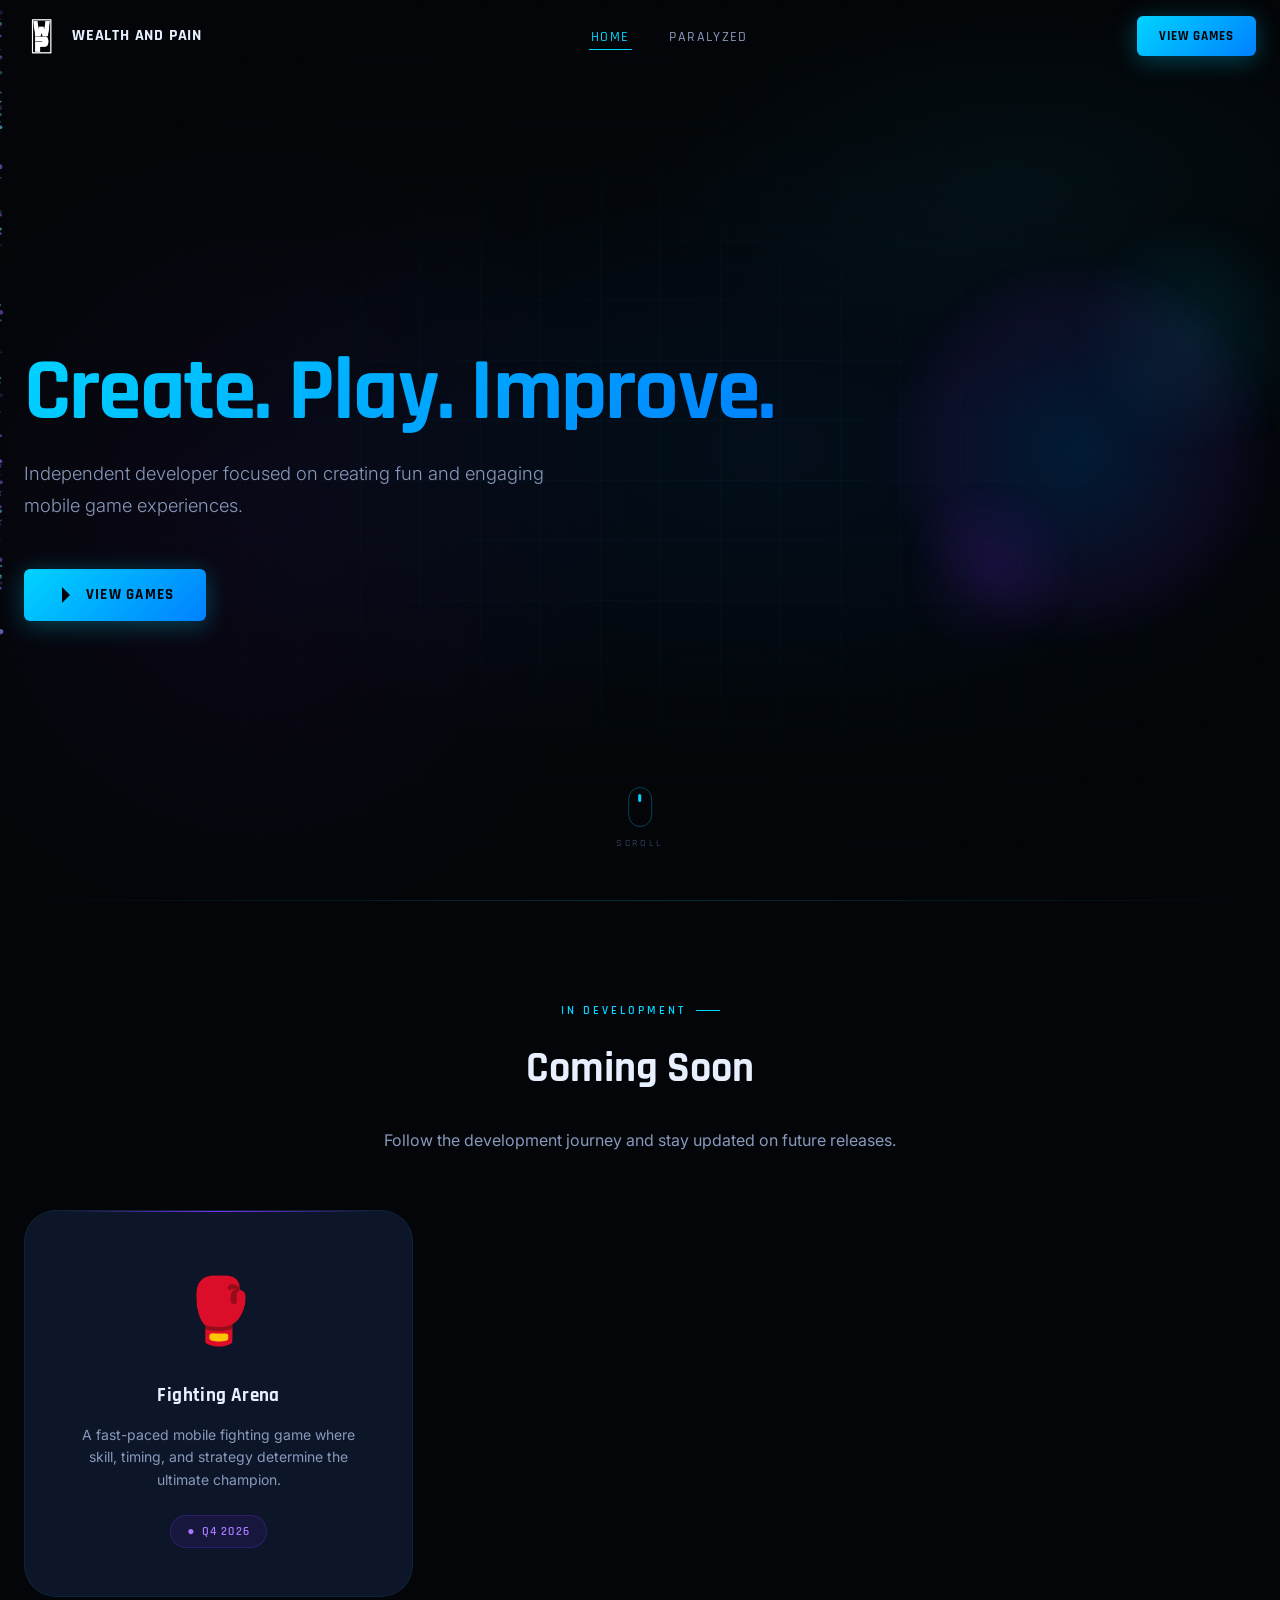
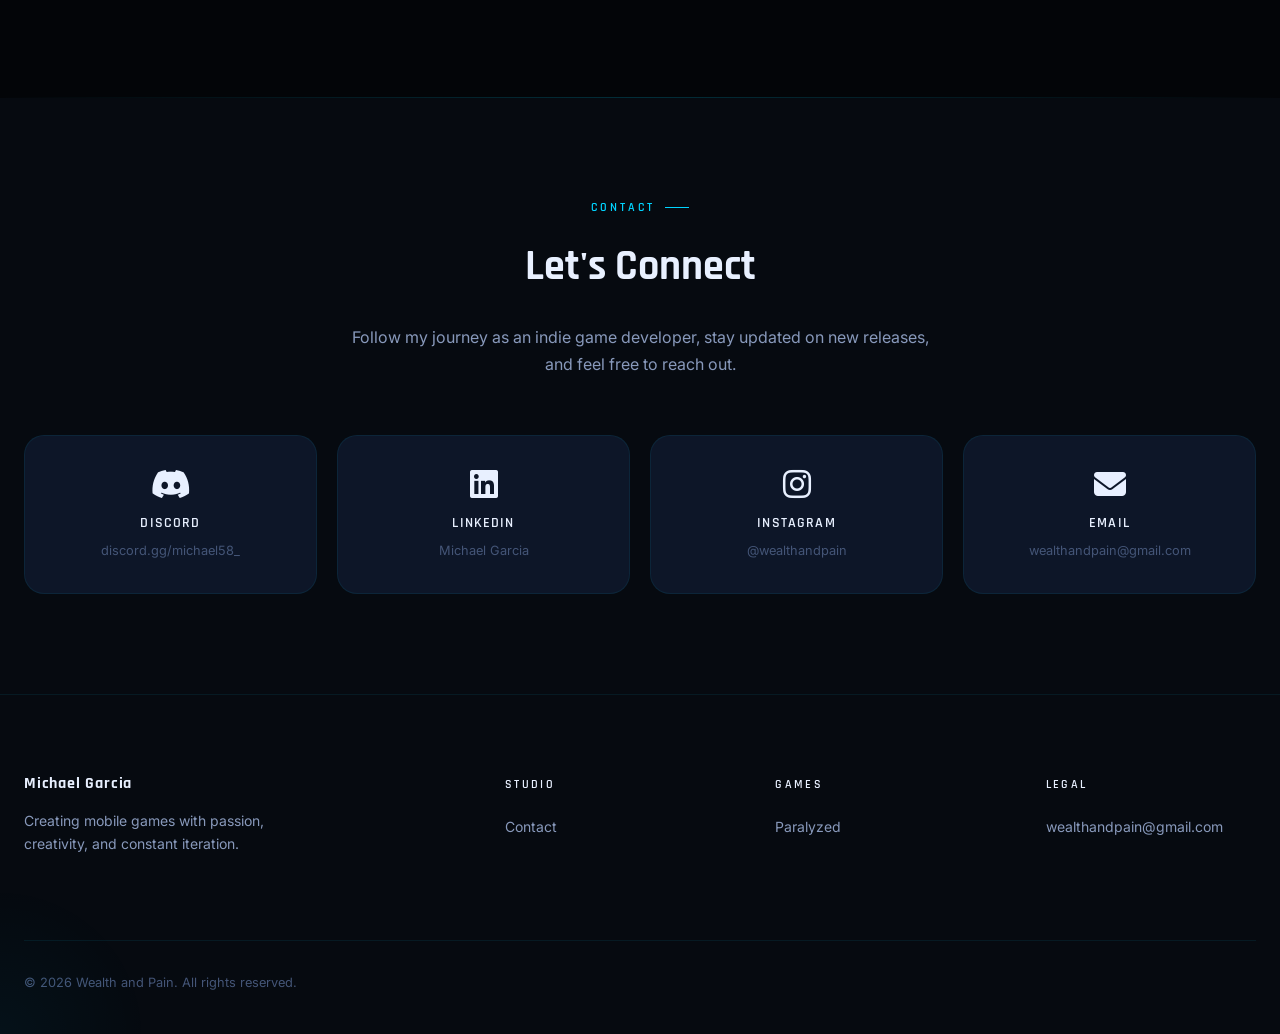
<file: index.html>
<!DOCTYPE html>
<html lang="en">
  <head>
    <meta charset="UTF-8">
    <meta name="viewport" content="width=device-width, initial-scale=1.0">
    <meta name="description" content="Wealth and Pain — Independent mobile game studio. Download our games on Google Play.">
    <meta name="keywords" content="indie game studio, mobile games, action games, Google Play">
    <meta property="og:title" content="Wealth and Pain">
    <meta property="og:description" content="Independent mobile game studio.">
    <meta property="og:type" content="website">
    <title>Wealth and Pain</title>
    <link rel="stylesheet" href="css/style.css">
    <link rel="icon" type="image/svg+xml" href="data:image/svg+xml,<svg xmlns='http://www.w3.org/2000/svg' viewBox='0 0 32 32'><rect width='32' height='32' rx='8' fill='%2300d4ff'/><text x='16' y='23' font-size='18' text-anchor='middle' font-weight='900' fill='%23030508' font-family='monospace'>WP</text></svg>">
    <link rel="stylesheet" href="https://cdnjs.cloudflare.com/ajax/libs/font-awesome/6.5.1/css/all.min.css">
  </head>
  <body>

    <!-- ===== NAVBAR ===== -->
    <div id="header"></div>

    <!-- ===== HERO ===== -->
    <section class="hero">
      <div class="hero-bg"></div>
      <div class="hero-grid-overlay"></div>
      <canvas id="hero-canvas" class="hero-particles" style="position:absolute;inset:0;width:100%;height:100%;z-index:0;"></canvas>

      <div class="hero-visual">
        <div class="hero-orb hero-orb-1"></div>
        <div class="hero-orb hero-orb-2"></div>
        <div class="hero-orb hero-orb-3"></div>
      </div>

      <div class="container" style="position:relative;z-index:1;">
        <div class="hero-content">
          <h1 class="display-xl fade-up stagger-1">
            <span class="text-gradient-cyan">Create. Play. Improve.</span>
          </h1>
          <p class="hero-subtitle fade-up stagger-2">
            Independent developer focused on creating fun and engaging mobile game experiences.
          </p>
          <div class="hero-actions fade-up stagger-3">
            <a href="https://play.google.com/store/apps/developer?id=Wealth+and+Pain" class="btn btn-primary" target="_blank" rel="noopener noreferrer">
              <svg class="btn-icon" viewBox="0 0 20 20" fill="currentColor"><path d="M6 2l8 8-8 8V2z"/></svg>
              View Games
            </a>
          </div>
        </div>
      </div>

      <div class="hero-scroll">
        <div class="scroll-indicator"></div>
        <span>Scroll</span>
      </div>
    </section>

    <div class="divider"></div>

    <!-- ===== COMING SOON ===== -->
    <section class="section" id="upcoming">
      <div class="container">
        <div class="section-header centered fade-up">
          <div class="section-label">In Development</div>
          <h2 class="section-title">Coming Soon</h2>
          <p class="section-subtitle">Follow the development journey and stay updated on future releases.</p>
        </div>

        <div class="grid-3">
          <div class="coming-soon-card fade-up">
            <div class="coming-soon-icon">🥊</div>
            <div class="coming-soon-title">Fighting Arena</div>
            <div class="coming-soon-desc">A fast-paced mobile fighting game where skill, timing, and strategy determine the ultimate champion.</div>
            <div class="coming-soon-badge">
              <span>●</span> Q4 2026
            </div>
          </div>
        </div>
      </div>
    </section>

    <div class="divider"></div>

    <!-- ===== SOCIAL ===== -->
    <section class="social-section section" id="contact">
      <div class="container">
        <div class="section-header centered fade-up">
          <div class="section-label">Contact</div>
          <h2 class="section-title">Let's Connect</h2>
          <p class="section-subtitle">Follow my journey as an indie game developer, stay updated on new releases, and feel free to reach out.</p>
        </div>

        <div class="social-grid fade-up stagger-1">
          <a href="https://discord.com/users/michael58_" target="_blank" rel="noopener" class="social-card discord">
            <i class="fab fa-discord social-icon"></i>
            <div class="social-name">Discord</div>
            <div class="social-handle">discord.gg/michael58_</div>
          </a>
          <a href="https://www.linkedin.com/in/michael-garciag/" target="_blank" rel="noopener" class="social-card linkedin">
            <i class="fab fa-linkedin social-icon"></i>
            <div class="social-name">LinkedIn</div>
            <div class="social-handle">Michael Garcia</div>
          </a>
          <a href="https://www.instagram.com/wealthandpain" target="_blank" rel="noopener" class="social-card instagram">
            <i class="fab fa-instagram social-icon"></i>
            <div class="social-name">Instagram</div>
            <div class="social-handle">@wealthandpain</div>
          </a>
          <a href="mailto:wealthandpain@gmail.com" class="social-card email">
            <i class="fas fa-envelope social-icon"></i>
            <div class="social-name">Email</div>
            <div class="social-handle">wealthandpain@gmail.com</div>
          </a>
        </div>
      </div>
    </section>

    <!-- ===== FOOTER ===== -->
    <div id="footer"></div>

    <script src="js/component-loader.js"></script>
    <script src="js/main.js"></script>
  </body>
</html>
</file>
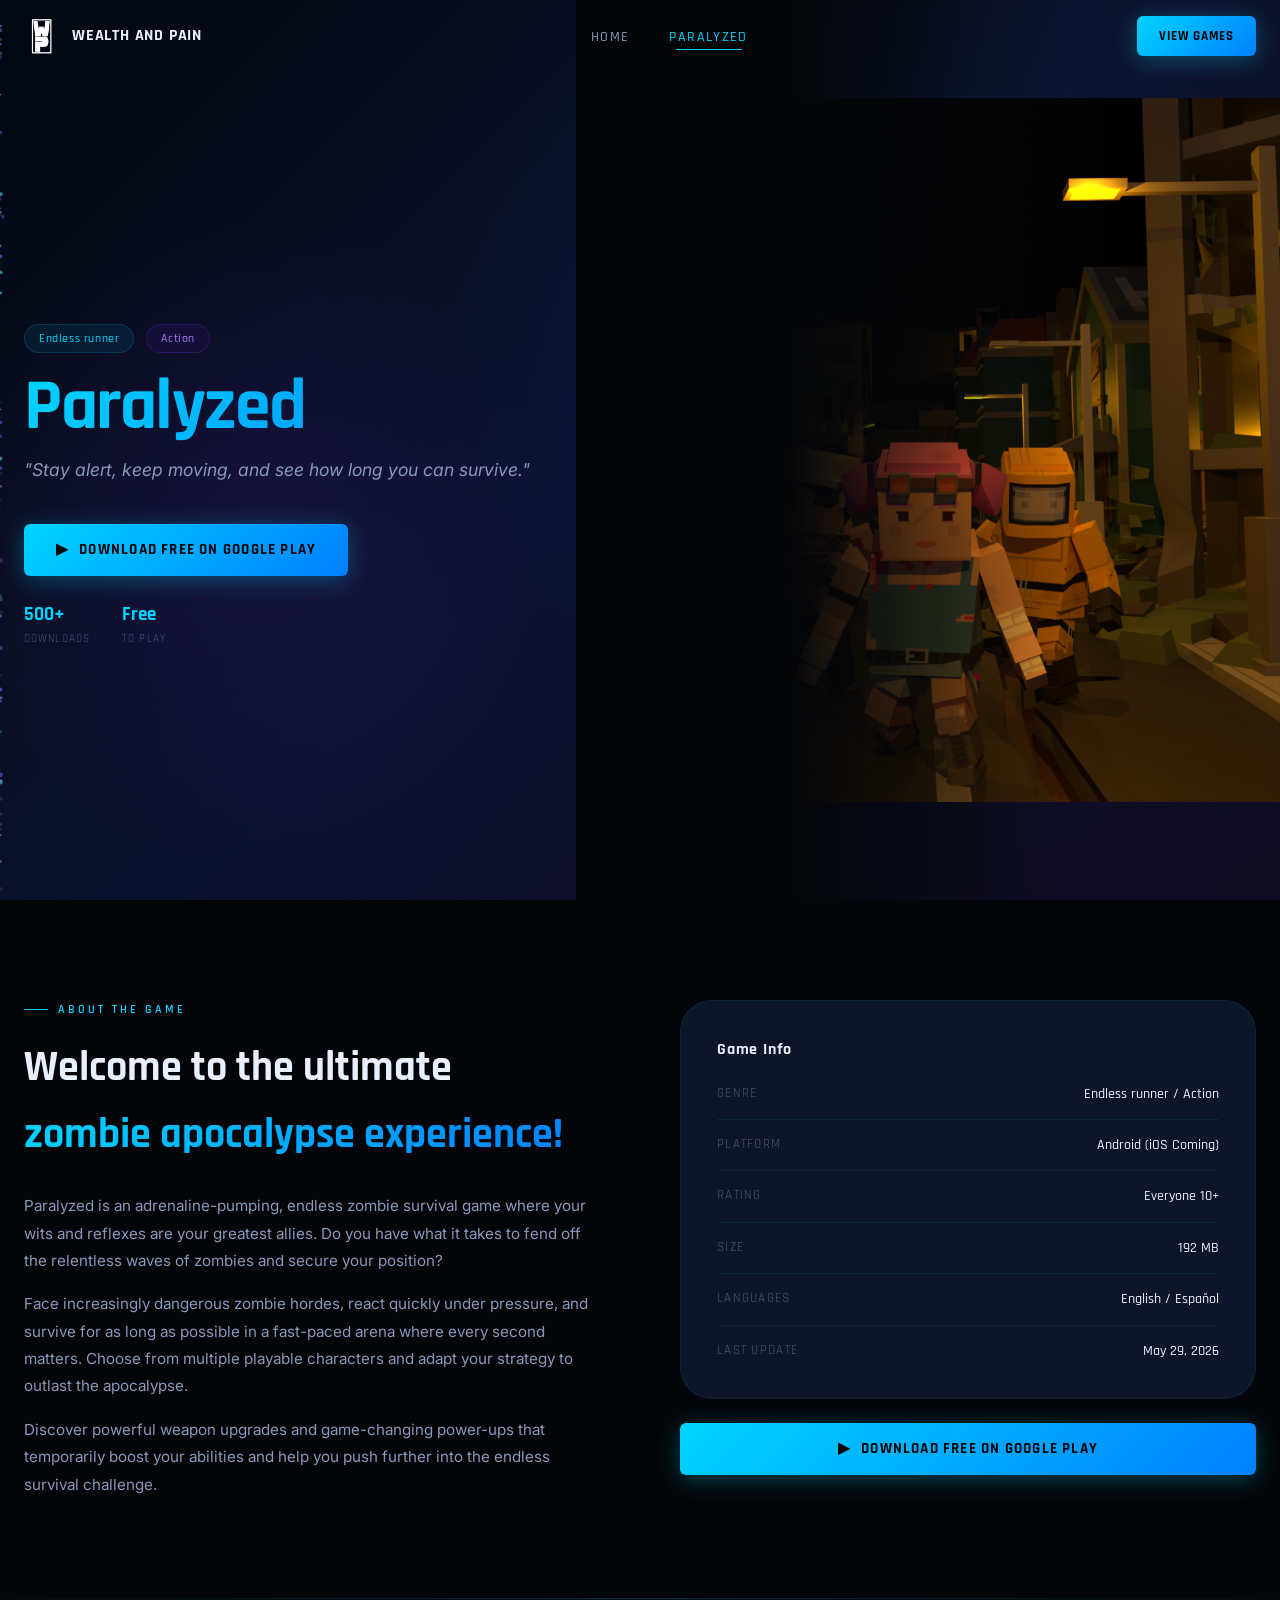
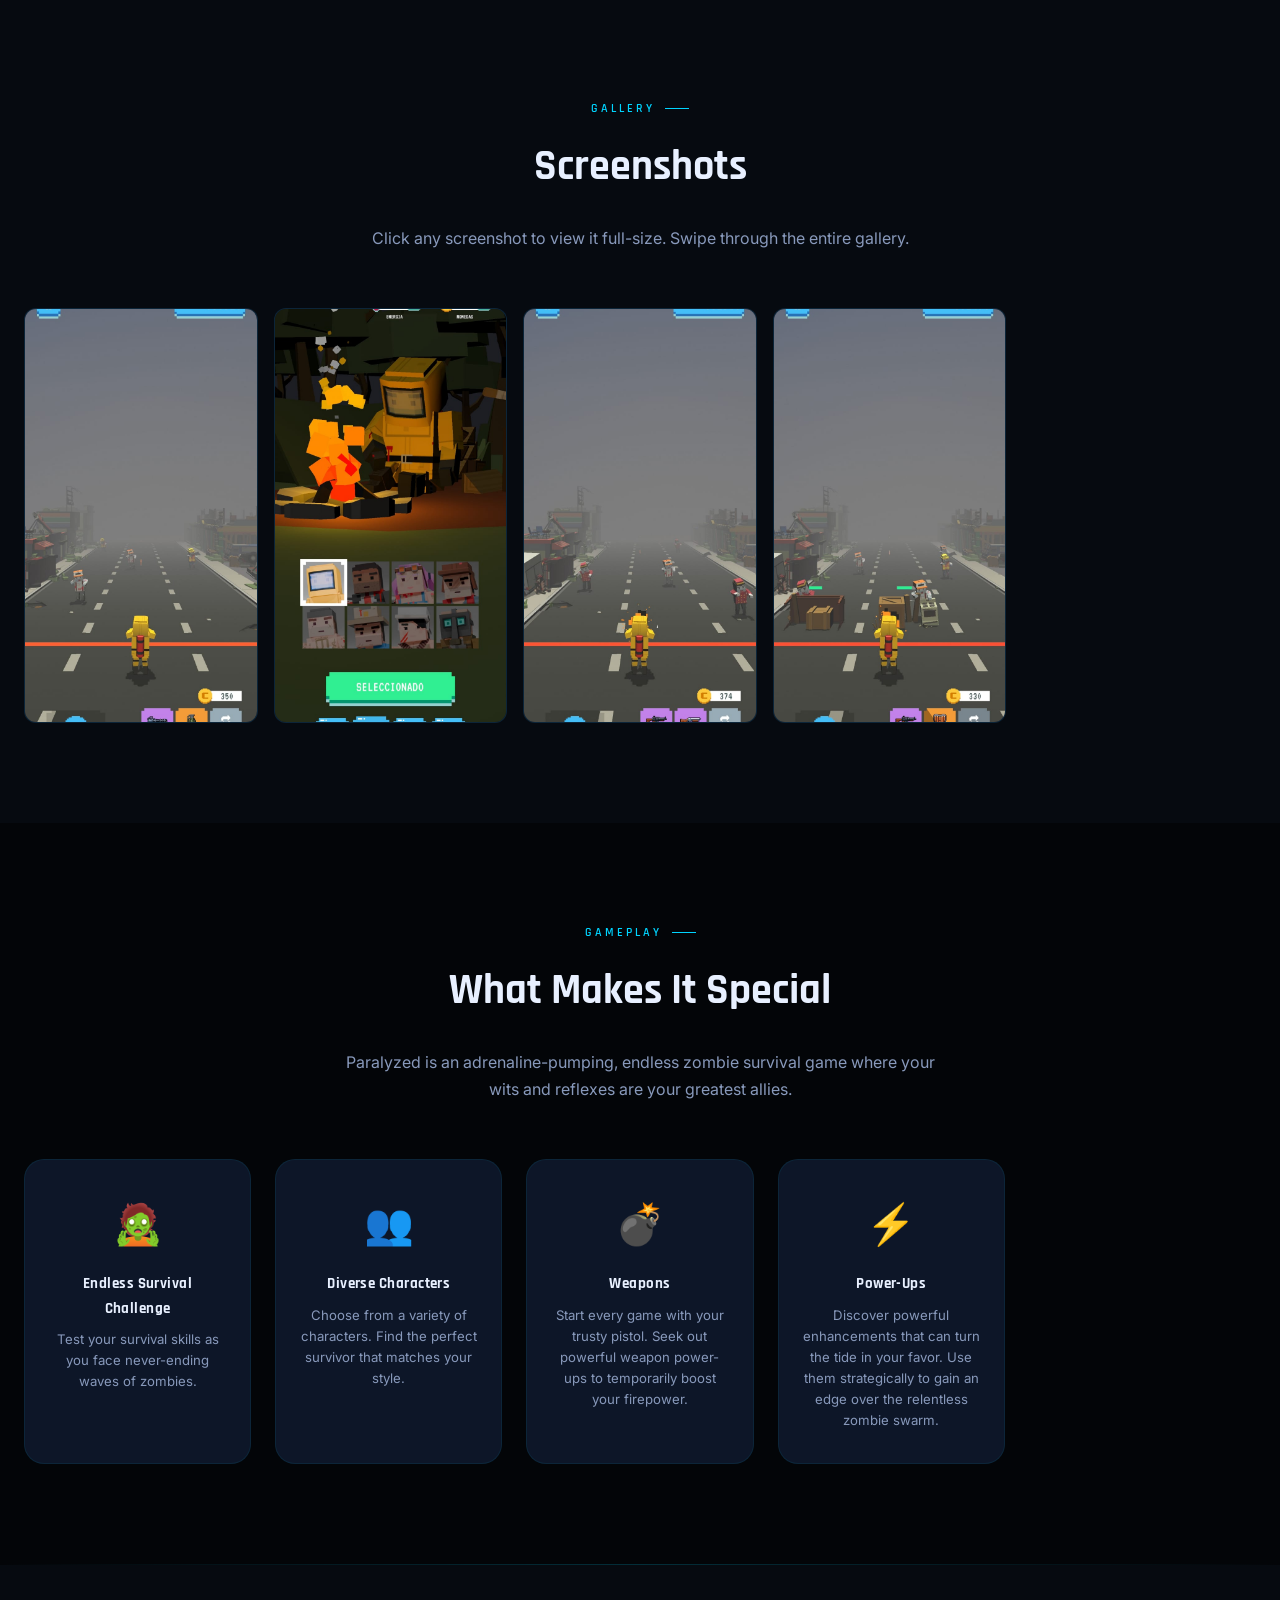
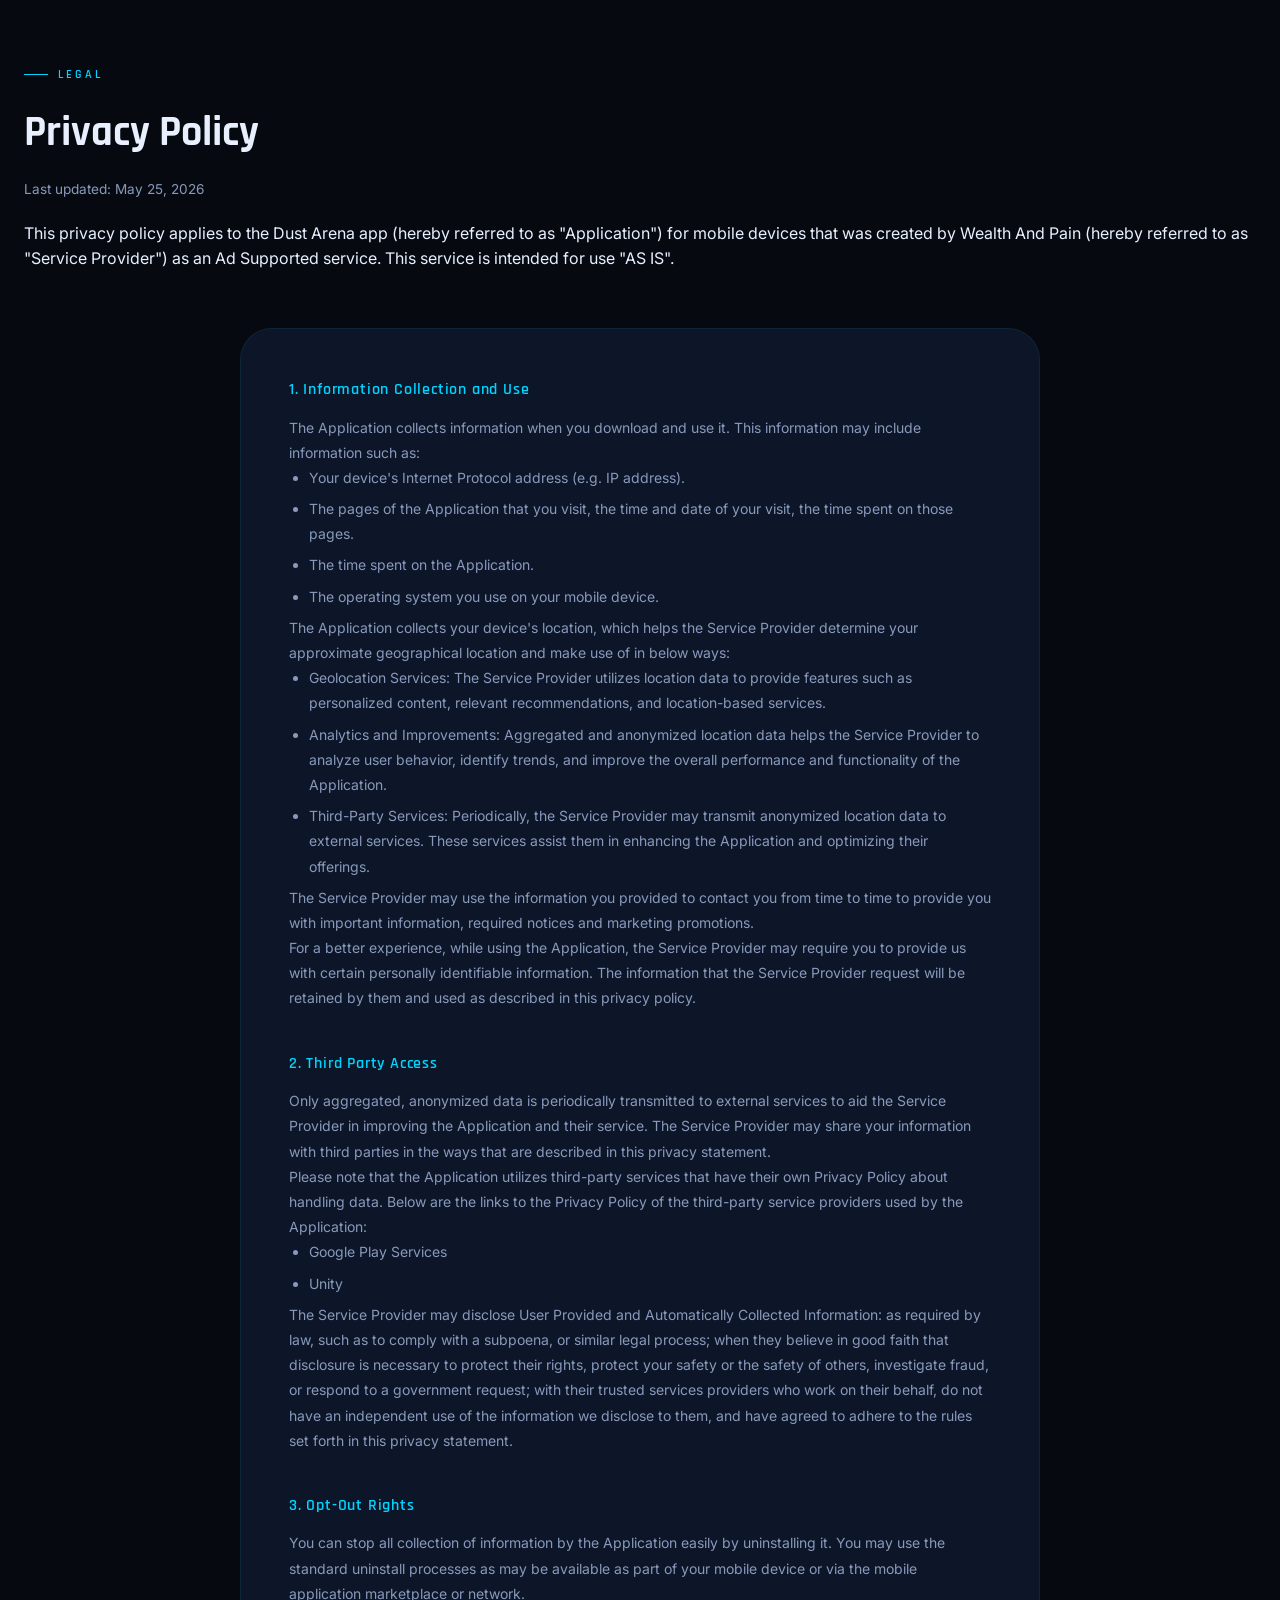
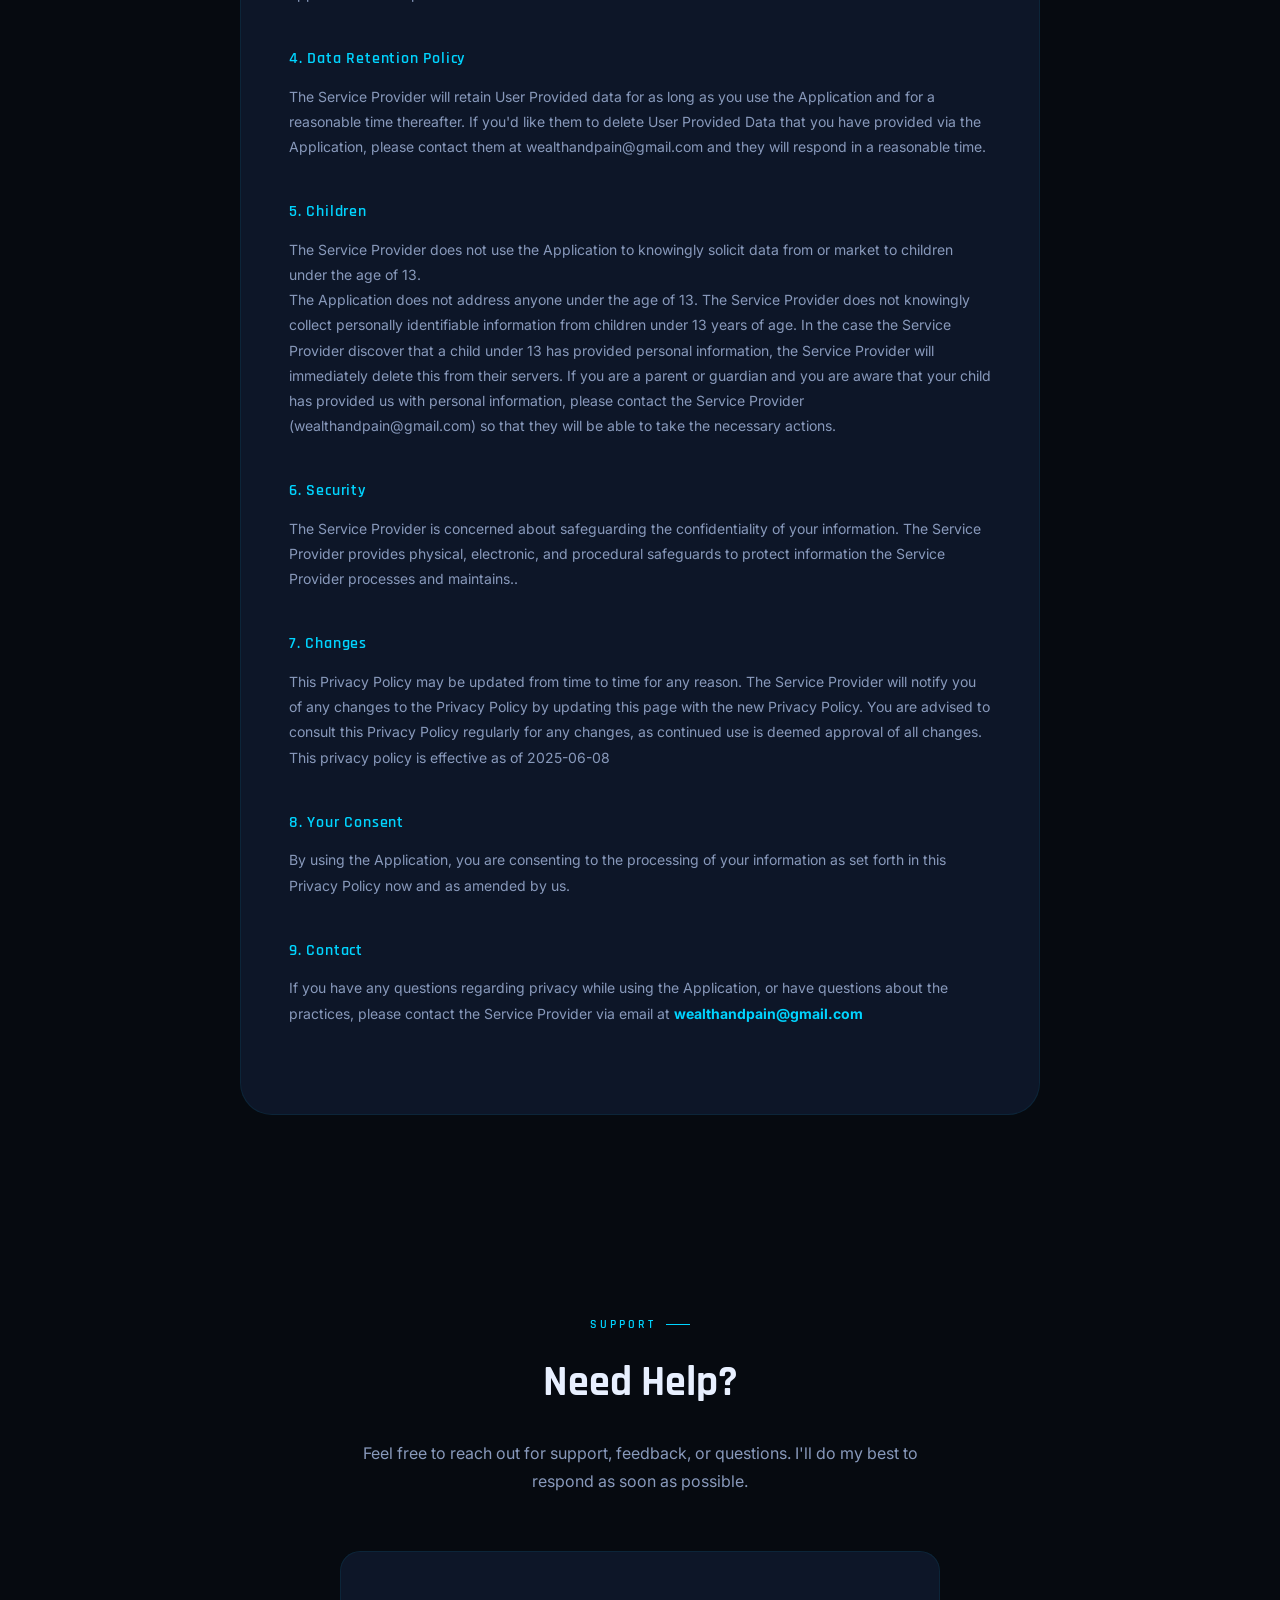
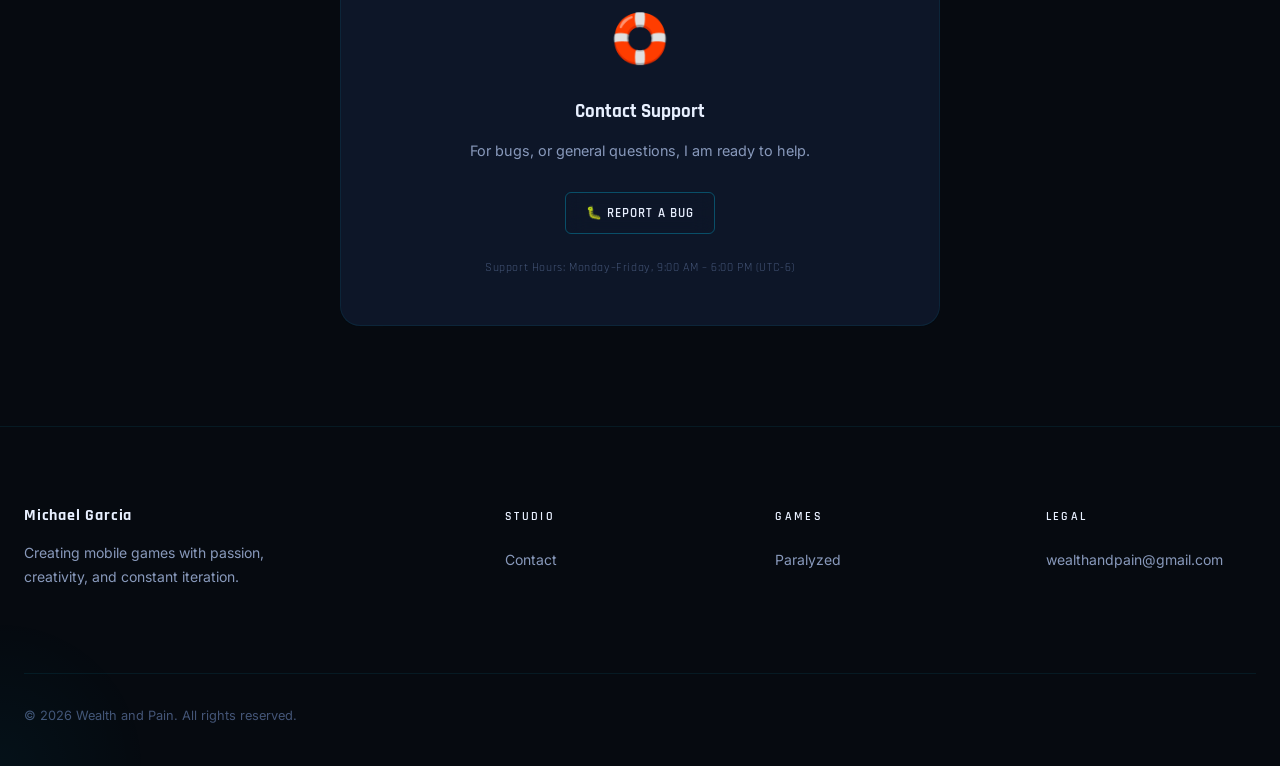
<file: paralyzed.html>
<!DOCTYPE html>
<html lang="en">
  <head>
    <meta charset="UTF-8">
    <meta name="viewport" content="width=device-width, initial-scale=1.0">
    <meta name="description" content="Paralyzed — Paralyzed is an adrenaline-pumping, endless zombie survival game where your wits and reflexes are your greatest allies.">
    <meta property="og:title" content="Paralyzed">
    <meta property="og:description" content="Paralyzed is an adrenaline-pumping, endless zombie survival game where your wits and reflexes are your greatest allies.">
    <title>Paralyzed</title>
    <link rel="stylesheet" href="css/style.css">
    <link rel="icon" type="image/svg+xml" href="data:image/svg+xml,<svg xmlns='http://www.w3.org/2000/svg' viewBox='0 0 32 32'><rect width='32' height='32' rx='8' fill='%2300d4ff'/><text x='16' y='23' font-size='18' text-anchor='middle' font-weight='900' fill='%23030508' font-family='monospace'>P</text></svg>">
  </head>
  <body>

  <!-- ===== NAVBAR ===== -->
  <div id="header"></div>

  <!-- ===== GAME HERO ===== -->
  <section class="game-hero">
    <div class="game-hero-bg"></div>

    <div class="game-hero-visual">
      <div class="game-hero-artwork">
        <img src="assets/img/paralyzed-hero.png" alt="Paralyzed Game Artwork" style="width:100%;height:auto;display:block;">
      </div>
      <div class="game-hero-gradient"></div>
    </div>

    <!-- Particle canvas -->
    <canvas id="hero-canvas" style="position:absolute;inset:0;width:100%;height:100%;z-index:0;pointer-events:none;"></canvas>

    <div class="container" style="position:relative;z-index:1;">
      <div class="game-hero-content">
        <div style="display:flex;align-items:center;gap:12px;margin-bottom:20px;flex-wrap:wrap;">
          <span class="tag">Endless runner</span>
          <span class="tag purple">Action</span>
        </div>
        <div class="game-hero-title text-gradient-cyan fade-up">Paralyzed</div>
        <p class="game-hero-tagline fade-up stagger-1">"Stay alert, keep moving, and see how long you can survive."</p>
        <div class="game-hero-actions fade-up stagger-2">
          <a href="https://play.google.com/store/apps/details?id=com.WealthAndPain.Paralyzed" target="_blank" rel="noopener" class="btn btn-primary">
            <span>▶</span> Download Free on Google Play
          </a>
        </div>
        <div style="margin-top:24px;display:flex;gap:32px;flex-wrap:wrap;" class="fade-up stagger-3">
          <div>
            <div style="font-family:var(--font-display);font-size:1.2rem;font-weight:700;color:var(--accent-cyan);">500+</div>
            <div style="font-family:var(--font-ui);font-size:0.7rem;letter-spacing:0.1em;color:var(--text-muted);text-transform:uppercase;">Downloads</div>
          </div>
          <div>
            <div style="font-family:var(--font-display);font-size:1.2rem;font-weight:700;color:var(--accent-cyan);">Free</div>
            <div style="font-family:var(--font-ui);font-size:0.7rem;letter-spacing:0.1em;color:var(--text-muted);text-transform:uppercase;">To Play</div>
          </div>
        </div>
      </div>
    </div>
  </section>

  <!-- ===== ABOUT THE GAME ===== -->
  <section class="section" id="about-game">
    <div class="container">
      <div class="grid-2" style="align-items:start;gap:80px;">
        <div class="fade-up">
          <div class="section-label">About the Game</div>
          <h2 class="section-title" style="margin-bottom:24px;">Welcome to the ultimate<br><span class="text-gradient-cyan"> zombie apocalypse experience!</span></h2>
            <p style="color:var(--text-secondary);margin-bottom:16px;line-height:1.8;font-size:0.95rem;">
              Paralyzed is an adrenaline-pumping, endless zombie survival game where your wits and reflexes are your greatest allies. Do you have what it takes to fend off the relentless waves of zombies and secure your position?
            </p>

            <p style="color:var(--text-secondary);margin-bottom:16px;line-height:1.8;font-size:0.95rem;">
              Face increasingly dangerous zombie hordes, react quickly under pressure, and survive for as long as possible in a fast-paced arena where every second matters. Choose from multiple playable characters and adapt your strategy to outlast the apocalypse.
            </p>

            <p style="color:var(--text-secondary);line-height:1.8;font-size:0.95rem;">
              Discover powerful weapon upgrades and game-changing power-ups that temporarily boost your abilities and help you push further into the endless survival challenge. 
            </p>
        </div>
        <div class="fade-up stagger-1">
          <div style="background:var(--bg-card);border:1px solid var(--border-dim);border-radius:var(--radius-xl);padding:36px;margin-bottom:24px;">
            <h3 style="font-family:var(--font-display);font-size:1rem;font-weight:700;margin-bottom:20px;letter-spacing:0.05em;">Game Info</h3>
            <div style="display:flex;flex-direction:column;gap:14px;">
              <div style="display:flex;justify-content:space-between;padding-bottom:14px;border-bottom:1px solid var(--border-dim);">
                <span style="font-family:var(--font-ui);font-size:0.8rem;color:var(--text-muted);text-transform:uppercase;letter-spacing:0.1em;">Genre</span>
                <span style="font-family:var(--font-ui);font-size:0.875rem;font-weight:500;">Endless runner / Action</span>
              </div>
              <div style="display:flex;justify-content:space-between;padding-bottom:14px;border-bottom:1px solid var(--border-dim);">
                <span style="font-family:var(--font-ui);font-size:0.8rem;color:var(--text-muted);text-transform:uppercase;letter-spacing:0.1em;">Platform</span>
                <span style="font-family:var(--font-ui);font-size:0.875rem;font-weight:500;">Android (iOS Coming)</span>
              </div>
              <div style="display:flex;justify-content:space-between;padding-bottom:14px;border-bottom:1px solid var(--border-dim);">
                <span style="font-family:var(--font-ui);font-size:0.8rem;color:var(--text-muted);text-transform:uppercase;letter-spacing:0.1em;">Rating</span>
                <span style="font-family:var(--font-ui);font-size:0.875rem;font-weight:500;">Everyone 10+</span>
              </div>
              <div style="display:flex;justify-content:space-between;padding-bottom:14px;border-bottom:1px solid var(--border-dim);">
                <span style="font-family:var(--font-ui);font-size:0.8rem;color:var(--text-muted);text-transform:uppercase;letter-spacing:0.1em;">Size</span>
                <span style="font-family:var(--font-ui);font-size:0.875rem;font-weight:500;">192 MB</span>
              </div>
              <div style="display:flex;justify-content:space-between;padding-bottom:14px;border-bottom:1px solid var(--border-dim);">
                <span style="font-family:var(--font-ui);font-size:0.8rem;color:var(--text-muted);text-transform:uppercase;letter-spacing:0.1em;">Languages</span>
                <span style="font-family:var(--font-ui);font-size:0.875rem;font-weight:500;">English / Español</span>
              </div>
              <div style="display:flex;justify-content:space-between;">
                <span style="font-family:var(--font-ui);font-size:0.8rem;color:var(--text-muted);text-transform:uppercase;letter-spacing:0.1em;">Last Update</span>
                <span style="font-family:var(--font-ui);font-size:0.875rem;font-weight:500;">May 29, 2026</span>
              </div>
            </div>
          </div>
          <a href="https://play.google.com/store/apps/details?id=com.WealthAndPain.Paralyzed" target="_blank" rel="noopener" class="btn btn-primary" style="width:100%;justify-content:center;">
            <span>▶</span> Download Free on Google Play
          </a>
        </div>
      </div>
    </div>
  </section>

  <div class="divider"></div>

  <!-- ===== SCREENSHOTS ===== -->
  <section class="screenshots-section section" id="screenshots">
    <div class="container">
      <div class="section-header centered fade-up">
        <div class="section-label">Gallery</div>
        <h2 class="section-title">Screenshots</h2>
        <p class="section-subtitle">Click any screenshot to view it full-size. Swipe through the entire gallery.</p>
      </div>
      <div class="screenshots-grid fade-up stagger-1">
        <div class="screenshot-item">
          <img src="assets/img/paralyzed-screenshot-2.jpeg" alt="Paralyzed Screenshot 1" class="screenshot-image">
        </div>
        <div class="screenshot-item">
          <img src="assets/img/paralyzed-screenshot-3.jpeg" alt="Paralyzed Screenshot 2" class="screenshot-image">
        </div>
        <div class="screenshot-item">
          <img src="assets/img/paralyzed-screenshot-1.jpeg" alt="Paralyzed Screenshot 3" class="screenshot-image">
        </div>
        <div class="screenshot-item">
          <img src="assets/img/paralyzed-screenshot-4.jpeg" alt="Paralyzed Screenshot 4" class="screenshot-image">
        </div>
      </div>
    </div>
  </section>

  <!-- ===== FEATURES ===== -->
  <section class="section" id="features">
    <div class="container">
      <div class="section-header centered fade-up">
        <div class="section-label">Gameplay</div>
        <h2 class="section-title">What Makes It Special</h2>
        <p class="section-subtitle">Paralyzed is an adrenaline-pumping, endless zombie survival game where your wits and reflexes are your greatest allies.</p>
      </div>
      <div class="features-grid">
        <div class="feature-card fade-up">
          <div class="feature-icon">🧟</div>
          <div class="feature-title">Endless Survival Challenge</div>
          <div class="feature-desc">Test your survival skills as you face never-ending waves of zombies.</div>
        </div>
        <div class="feature-card fade-up stagger-1">
          <div class="feature-icon">👥</div>
          <div class="feature-title">Diverse Characters</div>
          <div class="feature-desc">Choose from a variety of characters. Find the perfect survivor that matches your style.</div>
        </div>
        <div class="feature-card fade-up stagger-2">
          <div class="feature-icon">💣</div>
          <div class="feature-title">Weapons</div>
          <div class="feature-desc">Start every game with your trusty pistol. Seek out powerful weapon power-ups to temporarily boost your firepower.</div>
        </div>
        <div class="feature-card fade-up stagger-3">
          <div class="feature-icon">⚡</div>
          <div class="feature-title">Power-Ups</div>
          <div class="feature-desc">Discover powerful enhancements that can turn the tide in your favor. Use them strategically to gain an edge over the relentless zombie swarm.</div>
        </div>
      </div>
    </div>
  </section>

  <div class="divider"></div>

  <!-- ===== PRIVACY POLICY ===== -->
  <section class="section" id="privacy" style="background:var(--bg-deep);">
    <div class="container">
      <div class="section-header fade-up">
        <div class="section-label">Legal</div>
        <h2 class="section-title">Privacy Policy</h2>
        <p style="color:var(--text-secondary);font-size:0.85rem;margin-top:8px; padding-bottom: 20px;">Last updated: May 25, 2026</p>
        <p>This privacy policy applies to the Dust Arena app (hereby referred to as "Application") for mobile devices that was created by Wealth And Pain (hereby referred to as "Service Provider") as an Ad Supported service. This service is intended for use "AS IS".</p>
      </div>

      <div class="privacy-content fade-up stagger-1">
        <div style="background:var(--bg-card);border:1px solid var(--border-dim);border-radius:var(--radius-xl);padding:48px;">

          <div class="privacy-section">
            <h3>1. Information Collection and Use</h3>
            <p>The Application collects information when you download and use it. This information may include information such as:</p>
            <ul>
              <li>Your device's Internet Protocol address (e.g. IP address).</li>
              <li>The pages of the Application that you visit, the time and date of your visit, the time spent on those pages.</li>
              <li>The time spent on the Application.</li>
              <li>The operating system you use on your mobile device.</li>
            </ul>
            <p>The Application collects your device's location, which helps the Service Provider determine your approximate geographical location and make use of in below ways:</p>
            <ul>
              <li>Geolocation Services: The Service Provider utilizes location data to provide features such as personalized content, relevant recommendations, and location-based services.</li>
              <li>Analytics and Improvements: Aggregated and anonymized location data helps the Service Provider to analyze user behavior, identify trends, and improve the overall performance and functionality of the Application.</li>
              <li>Third-Party Services: Periodically, the Service Provider may transmit anonymized location data to external services. These services assist them in enhancing the Application and optimizing their offerings.</li>
            </ul>
            <p>The Service Provider may use the information you provided to contact you from time to time to provide you with important information, required notices and marketing promotions.</p>
            <p>For a better experience, while using the Application, the Service Provider may require you to provide us with certain personally identifiable information. The information that the Service Provider request will be retained by them and used as described in this privacy policy.</p>
          </div>

          <div class="privacy-section">
            <h3>2. Third Party Access</h3>
            <p>Only aggregated, anonymized data is periodically transmitted to external services to aid the Service Provider in improving the Application and their service. The Service Provider may share your information with third parties in the ways that are described in this privacy statement. </p>
            <p>Please note that the Application utilizes third-party services that have their own Privacy Policy about handling data. Below are the links to the Privacy Policy of the third-party service providers used by the Application:</p>
            <ul>
              <li>          
                <a href="https://policies.google.com/privacy" target="_blank" rel="noopener">
                  Google Play Services
                </a>
              </li>
              <li>
                <a href="https://unity.com/es/legal/game-player-and-app-user-privacy-policy" target="_blank" rel="noopener">
                  Unity
                </a>
              </li>
            </ul>
            <p>The Service Provider may disclose User Provided and Automatically Collected Information: as required by law, such as to comply with a subpoena, or similar legal process; when they believe in good faith that disclosure is necessary to protect their rights, protect your safety or the safety of others, investigate fraud, or respond to a government request; with their trusted services providers who work on their behalf, do not have an independent use of the information we disclose to them, and have agreed to adhere to the rules set forth in this privacy statement.</p>
          </div>

          <div class="privacy-section">
            <h3>3. Opt-Out Rights</h3>
            <p>You can stop all collection of information by the Application easily by uninstalling it. You may use the standard uninstall processes as may be available as part of your mobile device or via the mobile application marketplace or network.</p>
          </div>

          <div class="privacy-section">
            <h3>4. Data Retention Policy</h3>
            <p>The Service Provider will retain User Provided data for as long as you use the Application and for a reasonable time thereafter. If you'd like them to delete User Provided Data that you have provided via the Application, please contact them at wealthandpain@gmail.com and they will respond in a reasonable time.</p>
          </div>

          <div class="privacy-section">
            <h3>5. Children</h3>
            <p>The Service Provider does not use the Application to knowingly solicit data from or market to children under the age of 13.</p>
            <p>The Application does not address anyone under the age of 13. The Service Provider does not knowingly collect personally identifiable information from children under 13 years of age. In the case the Service Provider discover that a child under 13 has provided personal information, the Service Provider will immediately delete this from their servers. If you are a parent or guardian and you are aware that your child has provided us with personal information, please contact the Service Provider (wealthandpain@gmail.com) so that they will be able to take the necessary actions.</p>
          </div>

          <div class="privacy-section">
            <h3>6. Security</h3>
            <p>The Service Provider is concerned about safeguarding the confidentiality of your information. The Service Provider provides physical, electronic, and procedural safeguards to protect information the Service Provider processes and maintains..</p>
          </div>

          <div class="privacy-section">
            <h3>7. Changes</h3>
            <p>This Privacy Policy may be updated from time to time for any reason. The Service Provider will notify you of any changes to the Privacy Policy by updating this page with the new Privacy Policy. You are advised to consult this Privacy Policy regularly for any changes, as continued use is deemed approval of all changes.</p>
            <p>This privacy policy is effective as of 2025-06-08</p>
          </div>

          <div class="privacy-section">
            <h3>8. Your Consent</h3>
            <p>By using the Application, you are consenting to the processing of your information as set forth in this Privacy Policy now and as amended by us.</p>
          </div>

          <div class="privacy-section">
            <h3>9. Contact</h3>
            <p>If you have any questions regarding privacy while using the Application, or have questions about the practices, please contact the Service Provider via email at <strong style="color:var(--accent-cyan);"><a href="mailto:wealthandpain@gmail.com">wealthandpain@gmail.com</a></strong></p>
          </div>
        </div>
      </div>
    </div>
  </section>

  <!-- ===== SUPPORT ===== -->
  <section class="section" id="support" style="background:var(--bg-deep);">
    <div class="container">
      <div class="section-header centered fade-up">
        <div class="section-label">Support</div>
        <h2 class="section-title">Need Help?</h2>
        <p class="section-subtitle">Feel free to reach out for support, feedback, or questions. I'll do my best to respond as soon as possible.</p>
      </div>

      <div class="glass-card support-card fade-up stagger-1" style="border:1px solid var(--border-dim);background:var(--bg-card);">
        <div style="font-size:3rem;margin-bottom:20px;">🛟</div>
        <h3 style="font-family:var(--font-display);font-size:1.2rem;font-weight:700;margin-bottom:12px;">Contact Support</h3>
        <p style="color:var(--text-secondary);font-size:0.9rem;margin-bottom:28px;line-height:1.7;">
          For bugs, or general questions, I am ready to help.
        </p>
        <div style="display:flex;gap:12px;justify-content:center;flex-wrap:wrap;">
          <a href="mailto:wealthandpain@gmail.com?subject=Bug Report - Paralyzed" class="btn btn-secondary" style="font-size:0.8rem;padding:10px 20px;">
            🐛 Report a Bug
          </a>
        </div>
        <p style="font-family:var(--font-ui);font-size:0.75rem;color:var(--text-muted);margin-top:24px;letter-spacing:0.05em;">
          Support Hours: Monday–Friday, 9:00 AM – 6:00 PM (UTC-6)
        </p>
      </div>
    </div>
  </section>

  <!-- ===== FOOTER ===== -->
  <div id="footer"></div>

  <script src="js/component-loader.js"></script>
  <script src="js/main.js"></script>
  </body>
</html>
</file>
<file: css/style.css>
/* ===========================
   NEXUS FORGE STUDIOS — STYLE
   =========================== */

@import url('https://fonts.googleapis.com/css2?family=Orbitron:wght@400;500;600;700;800;900&family=Rajdhani:wght@300;400;500;600;700&family=Inter:wght@300;400;500;600&display=swap');

/* ── Variables ── */
:root {
  --bg-void:       #030508;
  --bg-deep:       #060a10;
  --bg-surface:    #0b1220;
  --bg-card:       #0d1628;
  --bg-glass:      rgba(13, 22, 40, 0.6);

  --accent-cyan:   #00d4ff;
  --accent-blue:   #0080ff;
  --accent-purple: #7b2fff;
  --accent-ember:  #ff6b00;
  --accent-green:  #00ff88;

  --text-primary:  #e8f0ff;
  --text-secondary:#8899bb;
  --text-muted:    #445577;

  --border-dim:    rgba(0, 212, 255, 0.08);
  --border-glow:   rgba(0, 212, 255, 0.3);

  --glow-cyan:     0 0 20px rgba(0, 212, 255, 0.4), 0 0 60px rgba(0, 212, 255, 0.15);
  --glow-purple:   0 0 20px rgba(123, 47, 255, 0.4), 0 0 60px rgba(123, 47, 255, 0.15);
  --glow-ember:    0 0 20px rgba(255, 107, 0, 0.4), 0 0 60px rgba(255, 107, 0, 0.15);

  --font-display:  'Rajdhani', sans-serif;
  --font-ui:       'Rajdhani', sans-serif;
  --font-body:     'Inter', sans-serif;

  --radius-sm:     6px;
  --radius-md:     12px;
  --radius-lg:     20px;
  --radius-xl:     32px;

  --transition:    all 0.3s cubic-bezier(0.4, 0, 0.2, 1);
  --transition-slow: all 0.6s cubic-bezier(0.4, 0, 0.2, 1);
}

/* ── Reset ── */
*, *::before, *::after { box-sizing: border-box; margin: 0; padding: 0; }
html { scroll-behavior: smooth; font-size: 16px; }
body {
  background: var(--bg-void);
  color: var(--text-primary);
  font-family: var(--font-body);
  line-height: 1.6;
  overflow-x: hidden;
  -webkit-font-smoothing: antialiased;
}
img { max-width: 100%; display: block; }
a { color: inherit; text-decoration: none; }
button { cursor: pointer; border: none; background: none; font-family: inherit; }
ul { list-style: none; }

/* ── Scrollbar ── */
::-webkit-scrollbar { width: 4px; }
::-webkit-scrollbar-track { background: var(--bg-void); }
::-webkit-scrollbar-thumb { background: var(--accent-cyan); border-radius: 2px; }

/* ── Selection ── */
::selection { background: rgba(0, 212, 255, 0.2); color: var(--accent-cyan); }

/* ===========================
   LAYOUT UTILITIES
   =========================== */
.container {
  width: 100%;
  max-width: 1280px;
  margin: 0 auto;
  padding: 0 24px;
}

.section {
  padding: 100px 0;
  position: relative;
}

.section--sm { padding: 60px 0; }

.grid-2 { display: grid; grid-template-columns: 1fr 1fr; gap: 40px; }
.grid-3 { display: grid; grid-template-columns: repeat(3, 1fr); gap: 32px; }
.grid-4 { display: grid; grid-template-columns: repeat(4, 1fr); gap: 24px; }

.flex-center { display: flex; align-items: center; justify-content: center; }
.flex-between { display: flex; align-items: center; justify-content: space-between; }

/* ===========================
   TYPOGRAPHY
   =========================== */
.display-xl {
  font-family: var(--font-display);
  font-size: clamp(2.5rem, 7vw, 5.5rem);
  font-weight: 800;
  line-height: 1.0;
  letter-spacing: -0.02em;
}

.display-lg {
  font-family: var(--font-display);
  font-size: clamp(1.8rem, 4vw, 3.2rem);
  font-weight: 700;
  line-height: 1.1;
  letter-spacing: -0.01em;
}

.display-md {
  font-family: var(--font-display);
  font-size: clamp(1.2rem, 2.5vw, 1.8rem);
  font-weight: 600;
  letter-spacing: 0.02em;
}

.section-title {
  font-family: var(--font-display);
  font-size: clamp(1.6rem, 3.5vw, 2.6rem);
  font-weight: 700;
  margin-bottom: 12px;
}

.section-label {
  font-family: var(--font-ui);
  font-size: 0.75rem;
  font-weight: 600;
  letter-spacing: 0.25em;
  text-transform: uppercase;
  color: var(--accent-cyan);
  margin-bottom: 16px;
  display: flex;
  align-items: center;
  gap: 10px;
}

.section-label::before {
  content: '';
  width: 24px;
  height: 1px;
  background: var(--accent-cyan);
  display: inline-block;
}

.text-gradient-cyan {
  background: linear-gradient(135deg, var(--accent-cyan), var(--accent-blue));
  -webkit-background-clip: text;
  -webkit-text-fill-color: transparent;
  background-clip: text;
}

.text-gradient-purple {
  background: linear-gradient(135deg, var(--accent-purple), var(--accent-cyan));
  -webkit-background-clip: text;
  -webkit-text-fill-color: transparent;
  background-clip: text;
}

.text-gradient-ember {
  background: linear-gradient(135deg, var(--accent-ember), #ffaa00);
  -webkit-background-clip: text;
  -webkit-text-fill-color: transparent;
  background-clip: text;
}

/* ===========================
   BUTTONS
   =========================== */
.btn {
  display: inline-flex;
  align-items: center;
  gap: 10px;
  padding: 14px 32px;
  border-radius: var(--radius-sm);
  font-family: var(--font-ui);
  font-size: 0.95rem;
  font-weight: 600;
  letter-spacing: 0.08em;
  text-transform: uppercase;
  transition: var(--transition);
  position: relative;
  overflow: hidden;
}

.btn::before {
  content: '';
  position: absolute;
  inset: 0;
  background: rgba(255,255,255,0.05);
  opacity: 0;
  transition: opacity 0.3s;
}

.btn:hover::before { opacity: 1; }

.btn-primary {
  background: linear-gradient(135deg, var(--accent-cyan), var(--accent-blue));
  color: var(--bg-void);
  font-weight: 700;
  box-shadow: 0 4px 24px rgba(0, 212, 255, 0.3);
}

.btn-primary:hover {
  transform: translateY(-2px);
  box-shadow: 0 8px 40px rgba(0, 212, 255, 0.5);
}

.btn-secondary {
  background: transparent;
  color: var(--text-primary);
  border: 1px solid var(--border-glow);
  backdrop-filter: blur(10px);
}

.btn-secondary:hover {
  border-color: var(--accent-cyan);
  color: var(--accent-cyan);
  box-shadow: var(--glow-cyan);
  transform: translateY(-2px);
}

.btn-ghost {
  background: transparent;
  color: var(--accent-cyan);
  padding: 10px 20px;
  font-size: 0.85rem;
}

.btn-ghost:hover {
  background: rgba(0, 212, 255, 0.08);
}

.btn-ember {
  background: linear-gradient(135deg, var(--accent-ember), #ffaa00);
  color: var(--bg-void);
  font-weight: 700;
  box-shadow: 0 4px 24px rgba(255, 107, 0, 0.3);
}

.btn-ember:hover {
  transform: translateY(-2px);
  box-shadow: 0 8px 40px rgba(255, 107, 0, 0.5);
}

.btn-icon {
  width: 20px;
  height: 20px;
  flex-shrink: 0;
}

/* ===========================
   NAVIGATION
   =========================== */
#navbar {
  position: fixed;
  top: 0;
  left: 0;
  right: 0;
  z-index: 1000;
  padding: 0;
  transition: var(--transition);
}

#navbar.scrolled {
  background: rgba(3, 5, 8, 0.85);
  backdrop-filter: blur(20px);
  -webkit-backdrop-filter: blur(20px);
  border-bottom: 1px solid var(--border-dim);
}

.nav-inner {
  display: flex;
  align-items: center;
  justify-content: space-between;
  height: 72px;
}

.nav-logo {
  display: flex;
  align-items: center;
  gap: 12px;
}

.nav-logo-mark {
  width: 36px;
  height: 36px;
  display: flex;
  align-items: center;
  justify-content: center;
}

.nav-logo-text {
  font-family: var(--font-display);
  font-size: 1rem;
  font-weight: 700;
  letter-spacing: 0.05em;
  line-height: 1.1;
}

.nav-logo-sub {
  font-family: var(--font-ui);
  font-size: 0.6rem;
  letter-spacing: 0.2em;
  text-transform: uppercase;
  color: var(--accent-cyan);
  font-weight: 500;
}

.nav-links {
  display: flex;
  align-items: center;
  gap: 8px;
}

.nav-links a {
  font-family: var(--font-ui);
  font-size: 0.85rem;
  font-weight: 500;
  letter-spacing: 0.1em;
  text-transform: uppercase;
  color: var(--text-secondary);
  padding: 8px 16px;
  border-radius: var(--radius-sm);
  transition: var(--transition);
  position: relative;
}

.nav-links a::after {
  content: '';
  position: absolute;
  bottom: 4px;
  left: 50%;
  transform: translateX(-50%);
  width: 0;
  height: 1px;
  background: var(--accent-cyan);
  transition: width 0.3s ease;
}

.nav-links a:hover, .nav-links a.active {
  color: var(--accent-cyan);
}

.nav-links a:hover::after, .nav-links a.active::after {
  width: 60%;
}

.nav-cta {
  display: flex;
  align-items: center;
  gap: 12px;
}

/* Mobile nav */
.nav-toggle {
  display: none;
  flex-direction: column;
  gap: 5px;
  padding: 8px;
  cursor: pointer;
}

.nav-toggle span {
  width: 22px;
  height: 2px;
  background: var(--text-primary);
  border-radius: 1px;
  transition: var(--transition);
  display: block;
}

.nav-toggle.active span:nth-child(1) { transform: translateY(7px) rotate(45deg); }
.nav-toggle.active span:nth-child(2) { opacity: 0; }
.nav-toggle.active span:nth-child(3) { transform: translateY(-7px) rotate(-45deg); }

.mobile-menu {
  display: none;
  position: fixed;
  top: 72px;
  left: 0;
  right: 0;
  bottom: 0;
  background: rgba(3, 5, 8, 0.97);
  backdrop-filter: blur(20px);
  z-index: 999;
  flex-direction: column;
  align-items: center;
  justify-content: center;
  gap: 8px;
}

.mobile-menu.open { display: flex; }

.mobile-menu a {
  font-family: var(--font-display);
  font-size: 1.4rem;
  font-weight: 600;
  color: var(--text-secondary);
  padding: 16px 40px;
  letter-spacing: 0.08em;
  text-transform: uppercase;
  transition: var(--transition);
  border-radius: var(--radius-sm);
  width: 100%;
  max-width: 300px;
  text-align: center;
}

.mobile-menu a:hover { color: var(--accent-cyan); background: rgba(0,212,255,0.05); }

/* ===========================
   HERO SECTION
   =========================== */
.hero {
  position: relative;
  min-height: 100vh;
  display: flex;
  align-items: center;
  overflow: hidden;
  padding-top: 72px;
}

.hero-bg {
  position: absolute;
  inset: 0;
  background:
    radial-gradient(ellipse 80% 60% at 60% 50%, rgba(0, 128, 255, 0.08) 0%, transparent 60%),
    radial-gradient(ellipse 50% 80% at 20% 60%, rgba(123, 47, 255, 0.06) 0%, transparent 60%),
    radial-gradient(ellipse 60% 40% at 80% 20%, rgba(0, 212, 255, 0.05) 0%, transparent 50%),
    var(--bg-void);
  z-index: 0;
}

.hero-grid-overlay {
  position: absolute;
  inset: 0;
  background-image:
    linear-gradient(rgba(0,212,255,0.03) 1px, transparent 1px),
    linear-gradient(90deg, rgba(0,212,255,0.03) 1px, transparent 1px);
  background-size: 60px 60px;
  z-index: 0;
  mask-image: radial-gradient(ellipse at center, black 20%, transparent 80%);
}

.hero-particles {
  position: absolute;
  inset: 0;
  z-index: 0;
  pointer-events: none;
}

.hero-content {
  position: relative;
  z-index: 1;
  max-width: 780px;
}

.hero-badge {
  display: inline-flex;
  align-items: center;
  gap: 8px;
  background: rgba(0, 212, 255, 0.08);
  border: 1px solid rgba(0, 212, 255, 0.2);
  border-radius: 100px;
  padding: 6px 16px 6px 8px;
  margin-bottom: 32px;
  font-family: var(--font-ui);
  font-size: 0.8rem;
  font-weight: 500;
  letter-spacing: 0.1em;
  text-transform: uppercase;
  color: var(--accent-cyan);
}

.hero-badge-dot {
  width: 6px;
  height: 6px;
  border-radius: 50%;
  background: var(--accent-cyan);
  animation: pulse 2s infinite;
}

@keyframes pulse {
  0%, 100% { opacity: 1; transform: scale(1); }
  50% { opacity: 0.5; transform: scale(1.3); }
}

.hero h1 {
  margin-bottom: 24px;
  line-height: 0.95;
}

.hero-subtitle {
  font-size: 1.15rem;
  color: var(--text-secondary);
  max-width: 520px;
  margin-bottom: 48px;
  line-height: 1.7;
  font-weight: 300;
}

.hero-actions {
  display: flex;
  align-items: center;
  gap: 16px;
  flex-wrap: wrap;
}

.hero-scroll {
  position: absolute;
  bottom: 48px;
  left: 50%;
  transform: translateX(-50%);
  display: flex;
  flex-direction: column;
  align-items: center;
  gap: 8px;
  z-index: 1;
}

.hero-scroll span {
  font-family: var(--font-ui);
  font-size: 0.65rem;
  letter-spacing: 0.25em;
  text-transform: uppercase;
  color: var(--text-muted);
}

.scroll-indicator {
  width: 24px;
  height: 40px;
  border: 1px solid var(--border-glow);
  border-radius: 12px;
  display: flex;
  justify-content: center;
  padding-top: 6px;
}

.scroll-indicator::before {
  content: '';
  width: 3px;
  height: 8px;
  background: var(--accent-cyan);
  border-radius: 2px;
  animation: scroll-bounce 2s infinite;
}

@keyframes scroll-bounce {
  0%, 100% { transform: translateY(0); opacity: 1; }
  50% { transform: translateY(10px); opacity: 0.3; }
}

/* Hero visual element */
.hero-visual {
  position: absolute;
  right: -100px;
  top: 50%;
  transform: translateY(-50%);
  width: 600px;
  height: 600px;
  z-index: 0;
  pointer-events: none;
}

.hero-orb {
  position: absolute;
  border-radius: 50%;
  filter: blur(1px);
}

.hero-orb-1 {
  width: 400px;
  height: 400px;
  top: 50%;
  left: 50%;
  transform: translate(-50%, -50%);
  background: radial-gradient(circle, rgba(0,128,255,0.15) 0%, rgba(123,47,255,0.08) 50%, transparent 70%);
  animation: orb-float 8s ease-in-out infinite;
}

.hero-orb-2 {
  width: 250px;
  height: 250px;
  top: 10%;
  right: 10%;
  background: radial-gradient(circle, rgba(0,212,255,0.1) 0%, transparent 70%);
  animation: orb-float 6s ease-in-out infinite reverse;
}

.hero-orb-3 {
  width: 180px;
  height: 180px;
  bottom: 15%;
  left: 20%;
  background: radial-gradient(circle, rgba(123,47,255,0.12) 0%, transparent 70%);
  animation: orb-float 10s ease-in-out infinite;
}

@keyframes orb-float {
  0%, 100% { transform: translate(-50%, -50%) scale(1); }
  33% { transform: translate(-50%, -55%) scale(1.05); }
  66% { transform: translate(-45%, -50%) scale(0.95); }
}

/* ===========================
   STATS SECTION
   =========================== */
.stats-section {
  border-top: 1px solid var(--border-dim);
  border-bottom: 1px solid var(--border-dim);
  background: var(--bg-deep);
}

.stats-grid {
  display: grid;
  grid-template-columns: repeat(4, 1fr);
  gap: 0;
}

.stat-item {
  padding: 48px 32px;
  text-align: center;
  border-right: 1px solid var(--border-dim);
  position: relative;
  overflow: hidden;
  transition: var(--transition);
}

.stat-item:last-child { border-right: none; }

.stat-item::before {
  content: '';
  position: absolute;
  bottom: 0;
  left: 50%;
  transform: translateX(-50%);
  width: 0;
  height: 2px;
  background: linear-gradient(90deg, var(--accent-cyan), var(--accent-blue));
  transition: width 0.4s ease;
}

.stat-item:hover::before { width: 100%; }

.stat-number {
  font-family: var(--font-display);
  font-size: clamp(2rem, 4vw, 3rem);
  font-weight: 800;
  background: linear-gradient(135deg, #fff, var(--accent-cyan));
  -webkit-background-clip: text;
  -webkit-text-fill-color: transparent;
  background-clip: text;
  line-height: 1;
  margin-bottom: 8px;
}

.stat-label {
  font-family: var(--font-ui);
  font-size: 0.8rem;
  letter-spacing: 0.15em;
  text-transform: uppercase;
  color: var(--text-muted);
  font-weight: 500;
}

/* ===========================
   CARDS & GLASS
   =========================== */
.glass-card {
  background: var(--bg-glass);
  border: 1px solid var(--border-dim);
  border-radius: var(--radius-lg);
  backdrop-filter: blur(20px);
  -webkit-backdrop-filter: blur(20px);
  transition: var(--transition);
  overflow: hidden;
}

.glass-card:hover {
  border-color: rgba(0, 212, 255, 0.2);
  transform: translateY(-4px);
  box-shadow: 0 20px 60px rgba(0, 0, 0, 0.4), 0 0 0 1px rgba(0, 212, 255, 0.1);
}

/* Game card */
.game-card {
  background: var(--bg-card);
  border: 1px solid var(--border-dim);
  border-radius: var(--radius-lg);
  overflow: hidden;
  transition: var(--transition);
  position: relative;
}

.game-card::before {
  content: '';
  position: absolute;
  inset: 0;
  background: linear-gradient(135deg, rgba(0,212,255,0.03), rgba(123,47,255,0.03));
  opacity: 0;
  transition: opacity 0.3s;
  z-index: 0;
  pointer-events: none;
}

.game-card:hover {
  border-color: rgba(0, 212, 255, 0.25);
  transform: translateY(-6px);
  box-shadow: 0 30px 80px rgba(0, 0, 0, 0.5), 0 0 40px rgba(0, 212, 255, 0.08);
}

.game-card:hover::before { opacity: 1; }

.game-card-thumb {
  position: relative;
  width: 100%;
  aspect-ratio: 16/9;
  overflow: hidden;
  background: linear-gradient(135deg, var(--bg-surface), var(--bg-deep));
}

.game-card-thumb img {
  width: 100%;
  height: 100%;
  object-fit: cover;
  transition: transform 0.6s ease;
}

.game-card:hover .game-card-thumb img {
  transform: scale(1.06);
}

.game-card-thumb-placeholder {
  width: 100%;
  height: 100%;
  display: flex;
  align-items: center;
  justify-content: center;
  font-size: 4rem;
  background: linear-gradient(135deg, #0d1628, #1a2040);
}

.game-card-genre {
  position: absolute;
  top: 12px;
  left: 12px;
  background: rgba(0, 0, 0, 0.6);
  backdrop-filter: blur(10px);
  border: 1px solid var(--border-dim);
  border-radius: 100px;
  padding: 4px 12px;
  font-family: var(--font-ui);
  font-size: 0.7rem;
  letter-spacing: 0.1em;
  text-transform: uppercase;
  color: var(--accent-cyan);
  font-weight: 600;
}

.game-card-body {
  padding: 24px;
  position: relative;
  z-index: 1;
}

.game-card-title {
  font-family: var(--font-display);
  font-size: 1.1rem;
  font-weight: 700;
  margin-bottom: 8px;
  letter-spacing: 0.02em;
}

.game-card-desc {
  font-size: 0.875rem;
  color: var(--text-secondary);
  margin-bottom: 16px;
  line-height: 1.6;
  display: -webkit-box;
  -webkit-line-clamp: 2;
  -webkit-box-orient: vertical;
  overflow: hidden;
}

.game-card-meta {
  display: flex;
  align-items: center;
  justify-content: space-between;
  margin-bottom: 20px;
}

.game-card-rating {
  display: flex;
  align-items: center;
  gap: 6px;
  font-family: var(--font-ui);
  font-size: 0.85rem;
  font-weight: 600;
  color: #ffcc00;
}

.game-card-downloads {
  font-family: var(--font-ui);
  font-size: 0.75rem;
  color: var(--text-muted);
  letter-spacing: 0.05em;
}

/* ===========================
   SECTION DIVIDERS
   =========================== */
.divider {
  width: 100%;
  height: 1px;
  background: linear-gradient(90deg, transparent, var(--accent-cyan), transparent);
  opacity: 0.2;
  margin: 0;
}

.divider-glow {
  width: 100%;
  height: 1px;
  background: linear-gradient(90deg, transparent, var(--accent-cyan), transparent);
  box-shadow: 0 0 20px rgba(0, 212, 255, 0.2);
}

/* ===========================
   FEATURED GAME
   =========================== */
.featured-section {
  background: var(--bg-deep);
}

.featured-inner {
  background: var(--bg-card);
  border: 1px solid var(--border-dim);
  border-radius: var(--radius-xl);
  overflow: hidden;
  display: grid;
  grid-template-columns: 1fr 1fr;
  min-height: 480px;
  position: relative;
}

.featured-inner::before {
  content: '';
  position: absolute;
  inset: 0;
  background: linear-gradient(135deg, rgba(0,212,255,0.02), rgba(123,47,255,0.02));
  pointer-events: none;
}

.featured-media {
  position: relative;
  overflow: hidden;
  min-height: 360px;
}

.featured-media-bg {
  width: 100%;
  height: 100%;
  background: linear-gradient(135deg, #0a1530, #1a0a30, #0a1a30);
  display: flex;
  align-items: center;
  justify-content: center;
  font-size: 8rem;
  position: relative;
}

.featured-media-bg::after {
  content: '';
  position: absolute;
  inset: 0;
  background: linear-gradient(to right, transparent 60%, var(--bg-card));
}

.featured-content {
  padding: 56px 56px 56px 40px;
  display: flex;
  flex-direction: column;
  justify-content: center;
}

.featured-label {
  font-family: var(--font-ui);
  font-size: 0.7rem;
  letter-spacing: 0.25em;
  text-transform: uppercase;
  color: var(--accent-ember);
  margin-bottom: 16px;
  display: flex;
  align-items: center;
  gap: 8px;
  font-weight: 600;
}

.featured-label::before {
  content: '';
  width: 20px;
  height: 1px;
  background: var(--accent-ember);
}

.featured-title {
  font-family: var(--font-display);
  font-size: 2.4rem;
  font-weight: 800;
  line-height: 1.1;
  margin-bottom: 16px;
}

.featured-desc {
  color: var(--text-secondary);
  margin-bottom: 32px;
  line-height: 1.7;
  font-size: 0.95rem;
}

.featured-tags {
  display: flex;
  gap: 8px;
  flex-wrap: wrap;
  margin-bottom: 32px;
}

.tag {
  background: rgba(0, 212, 255, 0.08);
  border: 1px solid rgba(0, 212, 255, 0.15);
  border-radius: 100px;
  padding: 4px 14px;
  font-family: var(--font-ui);
  font-size: 0.75rem;
  font-weight: 500;
  color: var(--accent-cyan);
  letter-spacing: 0.05em;
}

.tag.purple {
  background: rgba(123, 47, 255, 0.08);
  border-color: rgba(123, 47, 255, 0.2);
  color: #aa77ff;
}

.tag.ember {
  background: rgba(255, 107, 0, 0.08);
  border-color: rgba(255, 107, 0, 0.2);
  color: var(--accent-ember);
}

.featured-actions { display: flex; gap: 12px; flex-wrap: wrap; }

/* ===========================
   ABOUT SECTION
   =========================== */
.about-content {
  display: grid;
  grid-template-columns: 1fr 1.2fr;
  gap: 80px;
  align-items: center;
}

.about-visual {
  position: relative;
}

.about-visual-frame {
  aspect-ratio: 1;
  max-width: 420px;
  border-radius: var(--radius-xl);
  background: linear-gradient(135deg, var(--bg-card), var(--bg-surface));
  border: 1px solid var(--border-dim);
  display: flex;
  align-items: center;
  justify-content: center;
  font-size: 6rem;
  position: relative;
  overflow: hidden;
}

.about-visual-frame::before {
  content: '';
  position: absolute;
  inset: 0;
  background: radial-gradient(circle at 30% 70%, rgba(0,212,255,0.08), transparent 60%),
              radial-gradient(circle at 70% 30%, rgba(123,47,255,0.08), transparent 60%);
}

.about-float-badge {
  position: absolute;
  bottom: -20px;
  right: -20px;
  background: var(--bg-card);
  border: 1px solid var(--border-glow);
  border-radius: var(--radius-md);
  padding: 16px 24px;
  backdrop-filter: blur(20px);
  box-shadow: var(--glow-cyan);
}

.about-float-badge-num {
  font-family: var(--font-display);
  font-size: 1.8rem;
  font-weight: 800;
  color: var(--accent-cyan);
  line-height: 1;
}

.about-float-badge-label {
  font-family: var(--font-ui);
  font-size: 0.7rem;
  letter-spacing: 0.1em;
  text-transform: uppercase;
  color: var(--text-muted);
  margin-top: 4px;
}

.about-text p {
  color: var(--text-secondary);
  margin-bottom: 20px;
  line-height: 1.8;
  font-size: 0.95rem;
}

.about-features {
  display: grid;
  grid-template-columns: 1fr 1fr;
  gap: 16px;
  margin-top: 36px;
}

.about-feature {
  display: flex;
  align-items: flex-start;
  gap: 12px;
  padding: 16px;
  background: rgba(0, 212, 255, 0.04);
  border: 1px solid var(--border-dim);
  border-radius: var(--radius-md);
  transition: var(--transition);
}

.about-feature:hover {
  border-color: rgba(0, 212, 255, 0.2);
  background: rgba(0, 212, 255, 0.06);
}

.about-feature-icon {
  font-size: 1.4rem;
  flex-shrink: 0;
}

.about-feature-title {
  font-family: var(--font-ui);
  font-size: 0.85rem;
  font-weight: 600;
  letter-spacing: 0.05em;
  color: var(--text-primary);
  margin-bottom: 2px;
}

.about-feature-desc {
  font-size: 0.75rem;
  color: var(--text-muted);
  line-height: 1.4;
}

/* ===========================
   NEWS / UPDATES
   =========================== */
.news-section {
  background: var(--bg-deep);
}

.news-grid {
  display: grid;
  grid-template-columns: 1fr 1fr 1fr;
  gap: 24px;
}

.news-card {
  background: var(--bg-card);
  border: 1px solid var(--border-dim);
  border-radius: var(--radius-lg);
  overflow: hidden;
  transition: var(--transition);
  cursor: pointer;
}

.news-card:hover {
  border-color: rgba(0, 212, 255, 0.2);
  transform: translateY(-4px);
}

.news-card-image {
  width: 100%;
  height: 180px;
  background: linear-gradient(135deg, #0a1530, #1a0a30);
  display: flex;
  align-items: center;
  justify-content: center;
  font-size: 3rem;
  position: relative;
  overflow: hidden;
}

.news-card-body { padding: 24px; }

.news-card-tag {
  font-family: var(--font-ui);
  font-size: 0.7rem;
  letter-spacing: 0.15em;
  text-transform: uppercase;
  color: var(--accent-cyan);
  font-weight: 600;
  margin-bottom: 10px;
}

.news-card-title {
  font-family: var(--font-ui);
  font-size: 1rem;
  font-weight: 600;
  margin-bottom: 10px;
  line-height: 1.4;
}

.news-card-excerpt {
  font-size: 0.825rem;
  color: var(--text-secondary);
  line-height: 1.6;
  margin-bottom: 16px;
  display: -webkit-box;
  -webkit-line-clamp: 3;
  -webkit-box-orient: vertical;
  overflow: hidden;
}

.news-card-date {
  font-family: var(--font-ui);
  font-size: 0.725rem;
  color: var(--text-muted);
  letter-spacing: 0.08em;
}

/* ===========================
   COMING SOON
   =========================== */
.coming-soon-card {
  background: var(--bg-card);
  border: 1px solid var(--border-dim);
  border-radius: var(--radius-xl);
  padding: 48px;
  text-align: center;
  position: relative;
  overflow: hidden;
  transition: var(--transition);
}

.coming-soon-card::before {
  content: '';
  position: absolute;
  top: 0;
  left: 50%;
  transform: translateX(-50%);
  width: 80%;
  height: 1px;
  background: linear-gradient(90deg, transparent, var(--accent-purple), transparent);
}

.coming-soon-card:hover {
  border-color: rgba(123, 47, 255, 0.3);
  box-shadow: 0 20px 60px rgba(0,0,0,0.4), 0 0 40px rgba(123,47,255,0.08);
  transform: translateY(-4px);
}

.coming-soon-icon {
  font-size: 4rem;
  margin-bottom: 20px;
}

.coming-soon-title {
  font-family: var(--font-display);
  font-size: 1.2rem;
  font-weight: 700;
  margin-bottom: 12px;
  letter-spacing: 0.02em;
}

.coming-soon-desc {
  font-size: 0.875rem;
  color: var(--text-secondary);
  margin-bottom: 24px;
  line-height: 1.6;
}

.coming-soon-badge {
  display: inline-flex;
  align-items: center;
  gap: 6px;
  background: rgba(123, 47, 255, 0.1);
  border: 1px solid rgba(123, 47, 255, 0.25);
  border-radius: 100px;
  padding: 6px 16px;
  font-family: var(--font-ui);
  font-size: 0.75rem;
  font-weight: 600;
  letter-spacing: 0.1em;
  color: #aa77ff;
  text-transform: uppercase;
}

/* ===========================
   SOCIAL SECTION
   =========================== */
.social-section {
  background: var(--bg-deep);
}

.social-grid {
  display: grid;
  grid-template-columns: repeat(4, 1fr);
  gap: 20px;
}

.social-card {
  background: var(--bg-card);
  border: 1px solid var(--border-dim);
  border-radius: var(--radius-lg);
  padding: 32px 24px;
  text-align: center;
  transition: var(--transition);
  cursor: pointer;
}

.social-card:hover {
  transform: translateY(-4px);
}

.social-icon {
  font-size: 2rem;
  margin-bottom: 12px;
  display: block;
}

.social-name {
  font-family: var(--font-ui);
  font-size: 0.9rem;
  font-weight: 600;
  letter-spacing: 0.08em;
  text-transform: uppercase;
  margin-bottom: 6px;
}

.social-handle {
  font-size: 0.8rem;
  color: var(--text-muted);
}

.social-card.twitter:hover { border-color: rgba(29, 161, 242, 0.4); box-shadow: 0 10px 40px rgba(29,161,242,0.1); }
.social-card.discord:hover { border-color: rgba(88, 101, 242, 0.4); box-shadow: 0 10px 40px rgba(88,101,242,0.1); }
.social-card.youtube:hover { border-color: rgba(255, 0, 0, 0.4); box-shadow: 0 10px 40px rgba(255,0,0,0.1); }
.social-card.instagram:hover { border-color: rgba(225, 48, 108, 0.4); box-shadow: 0 10px 40px rgba(225,48,108,0.1); }

/* ===========================
   FOOTER
   =========================== */
footer {
  background: var(--bg-deep);
  border-top: 1px solid var(--border-dim);
  padding: 80px 0 40px;
}

.footer-grid {
  display: grid;
  grid-template-columns: 2fr 1fr 1fr 1fr;
  gap: 60px;
  margin-bottom: 60px;
}

.footer-brand-desc {
  font-size: 0.875rem;
  color: var(--text-secondary);
  line-height: 1.7;
  margin: 16px 0 24px;
  max-width: 280px;
}

.footer-social-row {
  display: flex;
  gap: 12px;
}

.footer-social-btn {
  width: 36px;
  height: 36px;
  border-radius: var(--radius-sm);
  background: rgba(255,255,255,0.04);
  border: 1px solid var(--border-dim);
  display: flex;
  align-items: center;
  justify-content: center;
  font-size: 1rem;
  transition: var(--transition);
  cursor: pointer;
}

.footer-social-btn:hover {
  border-color: var(--accent-cyan);
  background: rgba(0, 212, 255, 0.08);
}

.footer-col-title {
  font-family: var(--font-ui);
  font-size: 0.75rem;
  font-weight: 600;
  letter-spacing: 0.2em;
  text-transform: uppercase;
  color: var(--text-primary);
  margin-bottom: 20px;
}

.footer-col-links {
  display: flex;
  flex-direction: column;
  gap: 12px;
}

.footer-col-links a {
  font-size: 0.875rem;
  color: var(--text-secondary);
  transition: color 0.3s;
}

.footer-col-links a:hover { color: var(--accent-cyan); }

.footer-bottom {
  border-top: 1px solid var(--border-dim);
  padding-top: 32px;
  display: flex;
  align-items: center;
  justify-content: space-between;
}

.footer-bottom-text {
  font-size: 0.8rem;
  color: var(--text-muted);
}

.footer-legal-links {
  display: flex;
  gap: 24px;
}

.footer-legal-links a {
  font-size: 0.8rem;
  color: var(--text-muted);
  transition: color 0.3s;
}

.footer-legal-links a:hover { color: var(--accent-cyan); }

/* ===========================
   GAMES PAGE
   =========================== */
.page-hero {
  padding: 160px 0 80px;
  text-align: center;
  background: var(--bg-deep);
  position: relative;
  overflow: hidden;
}

.page-hero::before {
  content: '';
  position: absolute;
  top: 0;
  left: 0;
  right: 0;
  bottom: 0;
  background:
    radial-gradient(ellipse 60% 60% at 50% 30%, rgba(0,128,255,0.07) 0%, transparent 70%);
}

.page-hero-content { position: relative; z-index: 1; }

.filter-bar {
  display: flex;
  align-items: center;
  gap: 12px;
  margin-bottom: 48px;
  flex-wrap: wrap;
}

.filter-btn {
  padding: 8px 20px;
  border-radius: 100px;
  font-family: var(--font-ui);
  font-size: 0.8rem;
  font-weight: 600;
  letter-spacing: 0.08em;
  text-transform: uppercase;
  cursor: pointer;
  transition: var(--transition);
  background: var(--bg-card);
  border: 1px solid var(--border-dim);
  color: var(--text-secondary);
}

.filter-btn.active, .filter-btn:hover {
  border-color: var(--accent-cyan);
  color: var(--accent-cyan);
  background: rgba(0, 212, 255, 0.06);
}

.search-bar {
  display: flex;
  align-items: center;
  gap: 12px;
  background: var(--bg-card);
  border: 1px solid var(--border-dim);
  border-radius: var(--radius-sm);
  padding: 10px 16px;
  max-width: 280px;
  transition: var(--transition);
}

.search-bar:focus-within {
  border-color: var(--accent-cyan);
  box-shadow: 0 0 0 2px rgba(0, 212, 255, 0.1);
}

.search-bar input {
  background: none;
  border: none;
  outline: none;
  color: var(--text-primary);
  font-family: var(--font-body);
  font-size: 0.875rem;
  width: 100%;
}

.search-bar input::placeholder { color: var(--text-muted); }

.games-grid {
  display: grid;
  grid-template-columns: repeat(auto-fill, minmax(300px, 1fr));
  gap: 32px;
}

/* ===========================
   GAME DETAIL PAGE
   =========================== */
.game-hero {
  position: relative;
  min-height: 100vh;
  display: flex;
  align-items: center;
  padding-top: 72px;
  overflow: hidden;
}

.game-hero-bg {
  position: absolute;
  inset: 0;
  background: linear-gradient(135deg, #020810, #0d1230, #100820);
  z-index: 0;
}

.game-hero-bg::before {
  content: '';
  position: absolute;
  inset: 0;
  background:
    radial-gradient(ellipse 60% 80% at 70% 40%, rgba(0,128,255,0.12) 0%, transparent 60%),
    radial-gradient(ellipse 40% 60% at 20% 60%, rgba(123,47,255,0.1) 0%, transparent 60%);
}

.game-hero-visual {
  position: absolute;
  right: 0;
  top: 0;
  height: 100%;
  width: 55%;
  z-index: 0;
}

.game-hero-artwork {
  width: 100%;
  height: 100%;
  display: flex;
  align-items: center;
  justify-content: center;
  font-size: 10rem;
  background: linear-gradient(to left, rgba(13,22,40,0.3), transparent);
}

.game-hero-gradient {
  position: absolute;
  inset: 0;
  background: linear-gradient(90deg, var(--bg-void) 30%, transparent 70%);
}

.game-hero-content {
  position: relative;
  z-index: 1;
  padding: 80px 0;
  max-width: 560px;
}

.game-hero-title {
  font-family: var(--font-display);
  font-size: clamp(2rem, 6vw, 4.5rem);
  font-weight: 900;
  line-height: 0.95;
  margin-bottom: 16px;
  letter-spacing: -0.02em;
}

.game-hero-tagline {
  font-size: 1.1rem;
  color: var(--text-secondary);
  margin-bottom: 40px;
  line-height: 1.5;
  font-style: italic;
}

.game-hero-actions {
  display: flex;
  gap: 12px;
  flex-wrap: wrap;
}

/* Screenshots gallery */
.screenshots-section {
  background: var(--bg-deep);
}

.screenshots-grid {
  display: grid;
  grid-template-columns: repeat(auto-fill, minmax(200px, 1fr));
  gap: 16px;
}

.screenshot-item {
  border-radius: var(--radius-md);
  overflow: hidden;
  cursor: pointer;
  border: 1px solid var(--border-dim);
  transition: var(--transition);
  aspect-ratio: 9/16;
  background: var(--bg-card);
  display: flex;
  align-items: center;
  justify-content: center;
  font-size: 3rem;
}

.screenshot-item:hover {
  border-color: var(--accent-cyan);
  transform: translateY(-4px);
  box-shadow: var(--glow-cyan);
}

/* Features grid */
.features-grid {
  display: grid;
  grid-template-columns: repeat(auto-fill, minmax(220px, 1fr));
  gap: 24px;
}

.feature-card {
  background: var(--bg-card);
  border: 1px solid var(--border-dim);
  border-radius: var(--radius-lg);
  padding: 32px 24px;
  text-align: center;
  transition: var(--transition);
}

.feature-card:hover {
  border-color: rgba(0, 212, 255, 0.2);
  transform: translateY(-4px);
  box-shadow: 0 20px 60px rgba(0,0,0,0.3);
}

.feature-icon {
  font-size: 2.5rem;
  margin-bottom: 16px;
}

.feature-title {
  font-family: var(--font-display);
  font-size: 0.95rem;
  font-weight: 700;
  margin-bottom: 8px;
  letter-spacing: 0.03em;
}

.feature-desc {
  font-size: 0.825rem;
  color: var(--text-secondary);
  line-height: 1.6;
}

/* Trailer section */
.trailer-section {
  background: var(--bg-deep);
}

.trailer-wrapper {
  max-width: 900px;
  margin: 0 auto;
  border-radius: var(--radius-xl);
  overflow: hidden;
  border: 1px solid var(--border-dim);
  box-shadow: 0 40px 120px rgba(0,0,0,0.6), var(--glow-purple);
  position: relative;
}

.trailer-wrapper iframe {
  width: 100%;
  aspect-ratio: 16/9;
  display: block;
  border: none;
}

.trailer-placeholder {
  width: 100%;
  aspect-ratio: 16/9;
  background: linear-gradient(135deg, #080e20, #150a2a);
  display: flex;
  flex-direction: column;
  align-items: center;
  justify-content: center;
  gap: 16px;
  cursor: pointer;
  position: relative;
  overflow: hidden;
}

.play-btn {
  width: 80px;
  height: 80px;
  background: rgba(0, 212, 255, 0.15);
  border: 2px solid var(--accent-cyan);
  border-radius: 50%;
  display: flex;
  align-items: center;
  justify-content: center;
  font-size: 1.8rem;
  transition: var(--transition);
  backdrop-filter: blur(10px);
}

.play-btn:hover {
  background: rgba(0, 212, 255, 0.25);
  box-shadow: var(--glow-cyan);
  transform: scale(1.05);
}

/* FAQ */
.faq-list {
  max-width: 800px;
  margin: 0 auto;
  display: flex;
  flex-direction: column;
  gap: 12px;
}

.faq-item {
  background: var(--bg-card);
  border: 1px solid var(--border-dim);
  border-radius: var(--radius-md);
  overflow: hidden;
  transition: var(--transition);
}

.faq-item.open {
  border-color: rgba(0, 212, 255, 0.2);
}

.faq-question {
  width: 100%;
  display: flex;
  align-items: center;
  justify-content: space-between;
  padding: 20px 24px;
  cursor: pointer;
  font-family: var(--font-ui);
  font-size: 0.95rem;
  font-weight: 600;
  color: var(--text-primary);
  text-align: left;
  transition: var(--transition);
}

.faq-question:hover { color: var(--accent-cyan); }

.faq-chevron {
  width: 20px;
  height: 20px;
  border: 1px solid var(--border-glow);
  border-radius: 50%;
  display: flex;
  align-items: center;
  justify-content: center;
  font-size: 0.65rem;
  flex-shrink: 0;
  transition: transform 0.3s ease;
  color: var(--accent-cyan);
}

.faq-item.open .faq-chevron { transform: rotate(180deg); }

.faq-answer {
  max-height: 0;
  overflow: hidden;
  transition: max-height 0.3s ease;
}

.faq-item.open .faq-answer { max-height: 300px; }

.faq-answer-inner {
  padding: 0 24px 20px;
  font-size: 0.875rem;
  color: var(--text-secondary);
  line-height: 1.7;
}

/* Support section */
.support-card {
  text-align: center;
  padding: 48px;
  max-width: 600px;
  margin: 0 auto;
}

.support-email {
  display: inline-flex;
  align-items: center;
  gap: 8px;
  background: rgba(0, 212, 255, 0.06);
  border: 1px solid rgba(0, 212, 255, 0.2);
  border-radius: var(--radius-sm);
  padding: 12px 24px;
  font-family: var(--font-ui);
  font-size: 1rem;
  font-weight: 600;
  color: var(--accent-cyan);
  margin-bottom: 32px;
  transition: var(--transition);
  cursor: pointer;
}

.support-email:hover {
  background: rgba(0, 212, 255, 0.1);
  box-shadow: var(--glow-cyan);
}

/* Privacy Policy */
.privacy-content {
  max-width: 800px;
  margin: 0 auto;
}

.privacy-section {
  margin-bottom: 40px;
}

.privacy-section h3 {
  font-family: var(--font-ui);
  font-size: 1rem;
  font-weight: 600;
  color: var(--accent-cyan);
  margin-bottom: 12px;
  letter-spacing: 0.05em;
}

.privacy-section p, .privacy-section li {
  font-size: 0.875rem;
  color: var(--text-secondary);
  line-height: 1.8;
}

.privacy-section ul {
  padding-left: 20px;
  list-style: disc;
}

.privacy-section li { margin-bottom: 6px; }

/* ===========================
   ANIMATIONS & SCROLL
   =========================== */
.fade-up {
  opacity: 0;
  transform: translateY(30px);
  transition: opacity 0.7s ease, transform 0.7s ease;
}

.fade-up.visible {
  opacity: 1;
  transform: translateY(0);
}

.fade-in {
  opacity: 0;
  transition: opacity 0.7s ease;
}

.fade-in.visible { opacity: 1; }

.stagger-1 { transition-delay: 0.1s; }
.stagger-2 { transition-delay: 0.2s; }
.stagger-3 { transition-delay: 0.3s; }
.stagger-4 { transition-delay: 0.4s; }

/* Ambient glow backgrounds */
.ambient-1 {
  position: absolute;
  width: 400px;
  height: 400px;
  border-radius: 50%;
  background: radial-gradient(circle, rgba(0, 212, 255, 0.04) 0%, transparent 70%);
  pointer-events: none;
  z-index: 0;
}

.ambient-2 {
  position: absolute;
  width: 300px;
  height: 300px;
  border-radius: 50%;
  background: radial-gradient(circle, rgba(123, 47, 255, 0.05) 0%, transparent 70%);
  pointer-events: none;
  z-index: 0;
}

/* Section header layout */
.section-header {
  margin-bottom: 56px;
}

.section-header.centered {
  text-align: center;
  display: flex;
  flex-direction: column;
  align-items: center;
}

.section-header.centered .section-label {
  justify-content: center;
}

.section-header.centered .section-label::before {
  display: none;
}

.section-header.centered .section-label::after {
  content: '';
  width: 24px;
  height: 1px;
  background: var(--accent-cyan);
  display: inline-block;
}

.section-subtitle {
  color: var(--text-secondary);
  font-size: 1rem;
  max-width: 600px;
  line-height: 1.7;
  margin-top: 12px;
}

/* Play Store badge */
.store-badge {
  display: inline-flex;
  align-items: center;
  gap: 10px;
  background: var(--bg-card);
  border: 1px solid var(--border-dim);
  border-radius: var(--radius-sm);
  padding: 10px 20px;
  transition: var(--transition);
  cursor: pointer;
}

.store-badge:hover {
  border-color: var(--accent-cyan);
  background: rgba(0, 212, 255, 0.05);
  transform: translateY(-2px);
}

.store-badge-icon { font-size: 1.5rem; }

.store-badge-text {
  display: flex;
  flex-direction: column;
}

.store-badge-sub {
  font-family: var(--font-ui);
  font-size: 0.6rem;
  letter-spacing: 0.1em;
  color: var(--text-muted);
  text-transform: uppercase;
}

.store-badge-name {
  font-family: var(--font-ui);
  font-size: 0.9rem;
  font-weight: 700;
  color: var(--text-primary);
}

/* ===========================
   RESPONSIVE
   =========================== */
@media (max-width: 1024px) {
  .grid-4 { grid-template-columns: repeat(2, 1fr); }
  .footer-grid { grid-template-columns: 1fr 1fr; gap: 40px; }
  .stats-grid { grid-template-columns: repeat(2, 1fr); }
  .stat-item { border-right: none; border-bottom: 1px solid var(--border-dim); }
  .stat-item:last-child, .stat-item:nth-child(2) { border-bottom: none; }
  .about-content { grid-template-columns: 1fr; gap: 48px; }
  .about-visual { display: none; }
  .featured-inner { grid-template-columns: 1fr; }
  .featured-media { min-height: 250px; }
  .social-grid { grid-template-columns: repeat(2, 1fr); }
  .news-grid { grid-template-columns: 1fr 1fr; }
  .hero-visual { display: none; }
}

@media (max-width: 768px) {
  .nav-links, .nav-cta { display: none; }
  .nav-toggle { display: flex; }

  .section { padding: 60px 0; }

  .grid-2 { grid-template-columns: 1fr; gap: 24px; }
  .grid-3 { grid-template-columns: 1fr; }
  .footer-grid { grid-template-columns: 1fr; }
  .news-grid { grid-template-columns: 1fr; }
  .social-grid { grid-template-columns: repeat(2, 1fr); }
  .games-grid { grid-template-columns: 1fr; }
  .about-features { grid-template-columns: 1fr; }
  .features-grid { grid-template-columns: 1fr 1fr; }
  .screenshots-grid { grid-template-columns: repeat(2, 1fr); }

  .featured-content { padding: 32px; }
  .featured-title { font-size: 1.8rem; }

  .hero-actions { flex-direction: column; align-items: flex-start; }
  .hero-subtitle { font-size: 1rem; }

  .footer-bottom { flex-direction: column; gap: 16px; text-align: center; }
  .footer-legal-links { flex-wrap: wrap; justify-content: center; }

  .game-hero-visual { display: none; }
  .game-hero-content { max-width: 100%; }
}

@media (max-width: 480px) {
  .container { padding: 0 16px; }
  .stats-grid { grid-template-columns: 1fr 1fr; }
  .stat-item { border-bottom: 1px solid var(--border-dim); border-right: 1px solid var(--border-dim); }
  .stat-item:nth-child(even) { border-right: none; }
  .stat-item:nth-last-child(-n+2) { border-bottom: none; }
  .features-grid { grid-template-columns: 1fr; }
  .social-grid { grid-template-columns: 1fr 1fr; }
  .screenshots-grid { grid-template-columns: repeat(2, 1fr); }
  .filter-bar { justify-content: center; }
}
</file>
